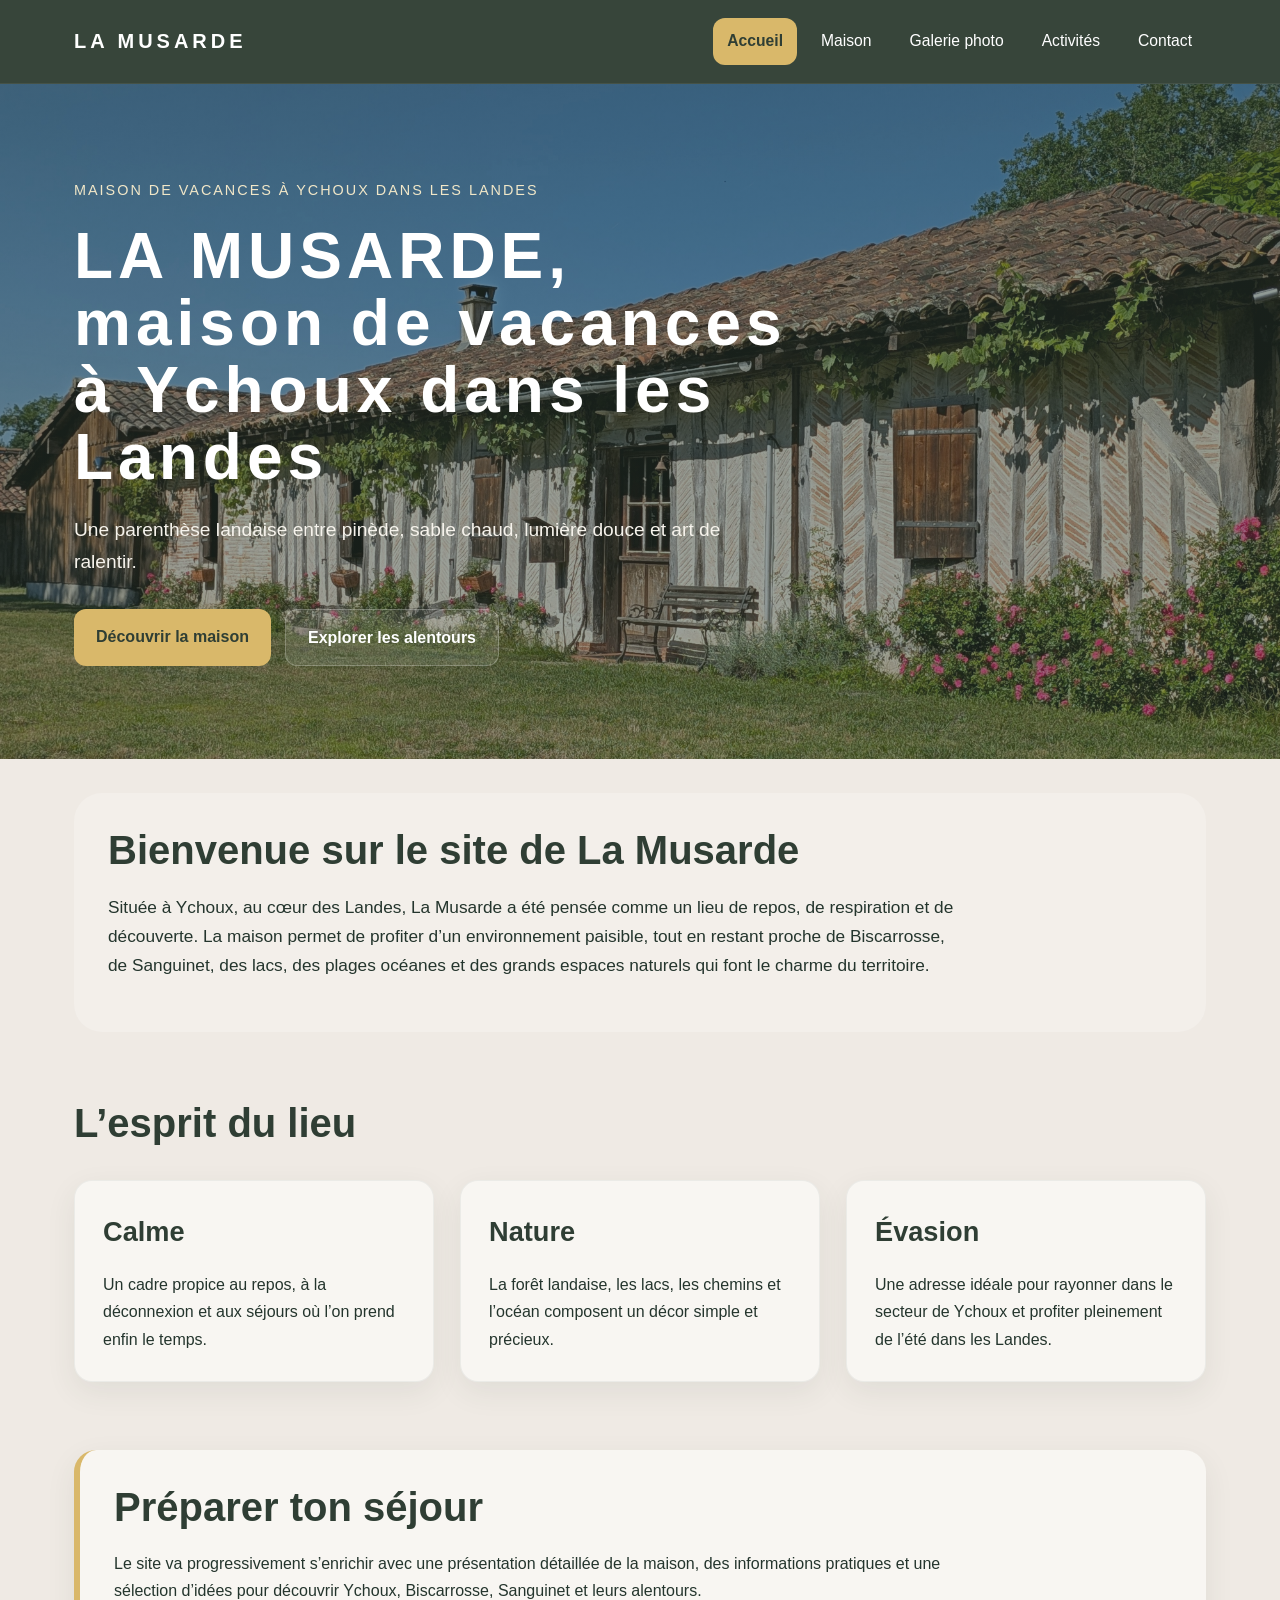
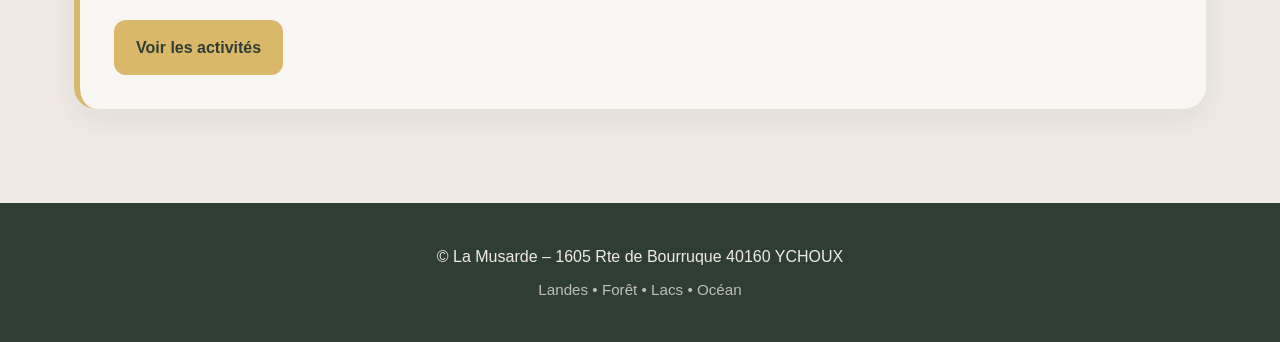
<file: index.html>
<!DOCTYPE html>
<html lang="fr">
<head>
  <meta charset="UTF-8" />
  <meta name="viewport" content="width=device-width, initial-scale=1.0" />
  <meta name="google-site-verification" content="YE-Ae-dtbmnDOSL5_DMv0566C3kaePmrJ1dEbobLubU" />
  <title>La Musarde | Location maison de vacances à Ychoux dans les Landes</title>
  <meta name="description" content="La Musarde, location de maison pour les vacances à Ychoux dans les Landes, proche de Biscarrosse, Sanguinet, des lacs et de l’océan. Un séjour entre nature, calme et découvertes." />
  <link rel="canonical" href="https://musarde-ychoux.github.io/" />
  <link rel="stylesheet" href="style.css" />
</head>
<body>

  <div class="topbar">
    <div class="topbar-inner">
      <a href="index.html" class="logo">LA MUSARDE</a>
      <nav>
        <a href="index.html" class="active">Accueil</a>
        <a href="maison.html">Maison</a>
        <a href="galerie.html">Galerie photo</a>
        <a href="activites.html">Activités</a>
        <a href="contact.html">Contact</a>
      </nav>
    </div>
  </div>

  <header class="hero">
    <div class="hero-inner">
      <div class="hero-content">
        <span class="hero-kicker">Maison de vacances à Ychoux dans les Landes</span>
        <h1>LA MUSARDE, maison de vacances à Ychoux dans les Landes</h1>
        <p>
          Une parenthèse landaise entre pinède, sable chaud, lumière douce et art de ralentir.
        </p>
        <div class="hero-actions">
          <a class="button button-primary" href="maison.html">Découvrir la maison</a>
          <a class="button button-secondary" href="activites.html">Explorer les alentours</a>
        </div>
      </div>
    </div>
  </header>

  <main>
    <section>
      <div class="section-soft">
        <h2>Bienvenue sur le site de La Musarde</h2>
        <p class="intro">
          Située à Ychoux, au cœur des Landes, La Musarde a été pensée comme un lieu de repos,
          de respiration et de découverte. La maison permet de profiter d’un environnement paisible,
           tout en restant proche de Biscarrosse, de Sanguinet, des lacs, des plages océanes et des grands espaces naturels
          qui font le charme du territoire.
        </p>
      </div>
    </section>

    <section>
      <h2>L’esprit du lieu</h2>
      <div class="card-grid">
        <div class="card">
          <h3>Calme</h3>
          <p>
            Un cadre propice au repos, à la déconnexion et aux séjours où l’on prend enfin le temps.
          </p>
        </div>

        <div class="card">
          <h3>Nature</h3>
          <p>
            La forêt landaise, les lacs, les chemins et l’océan composent un décor simple et précieux.
          </p>
        </div>

        <div class="card">
          <h3>Évasion</h3>
          <p>
            Une adresse idéale pour rayonner dans le secteur de Ychoux et profiter pleinement de l’été dans les Landes.
          </p>
        </div>
      </div>
    </section>

    <section>
      <div class="cta-box">
        <h2>Préparer ton séjour</h2>
        <p>
          Le site va progressivement s’enrichir avec une présentation détaillée de la maison,
          des informations pratiques et une sélection d’idées pour découvrir Ychoux, Biscarrosse, Sanguinet et leurs alentours.
        </p>
        <a class="button button-primary" href="activites.html">Voir les activités</a>
      </div>
    </section>
  </main>

  <footer>
    <div class="footer-inner">
      <p>©  La Musarde – 1605 Rte de Bourruque 40160 YCHOUX</p>
      <p class="footer-signature">Landes • Forêt • Lacs • Océan</p>
    </div>
  </footer>

</body>
</html>
</file>
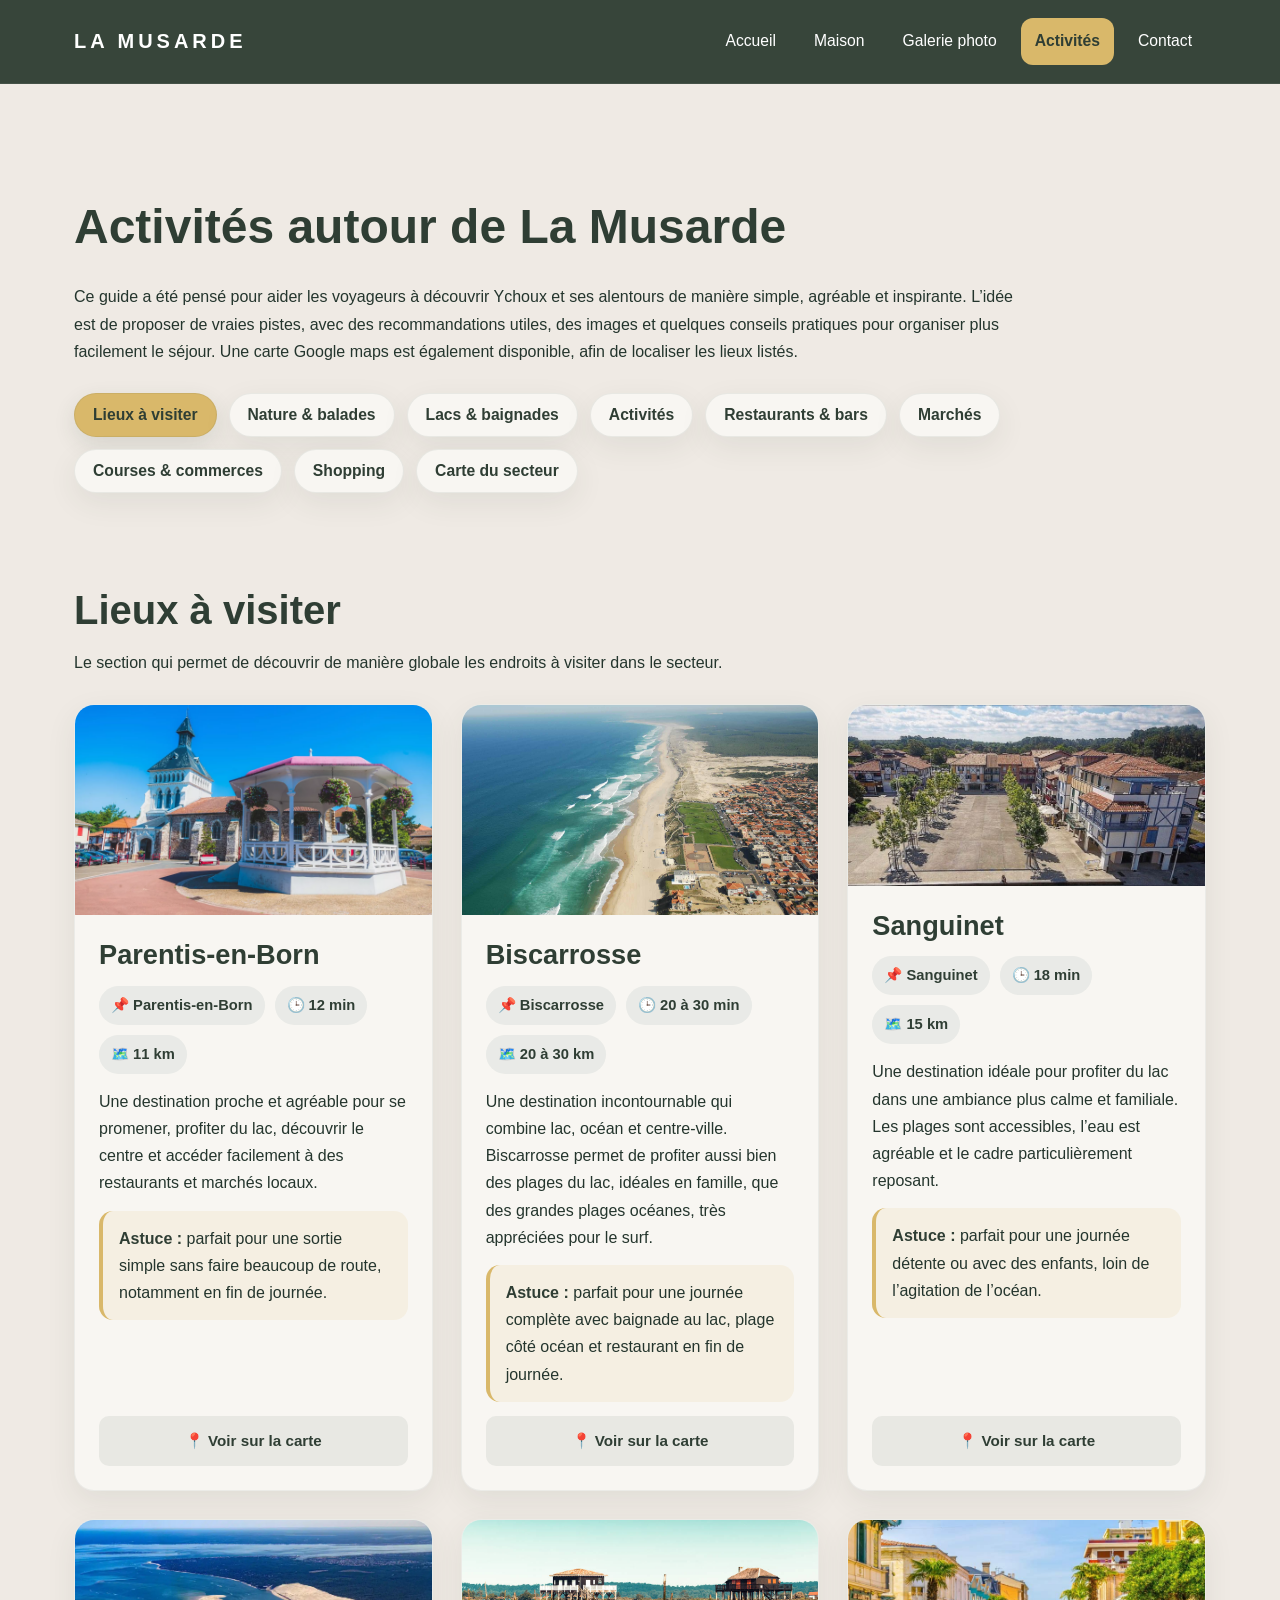
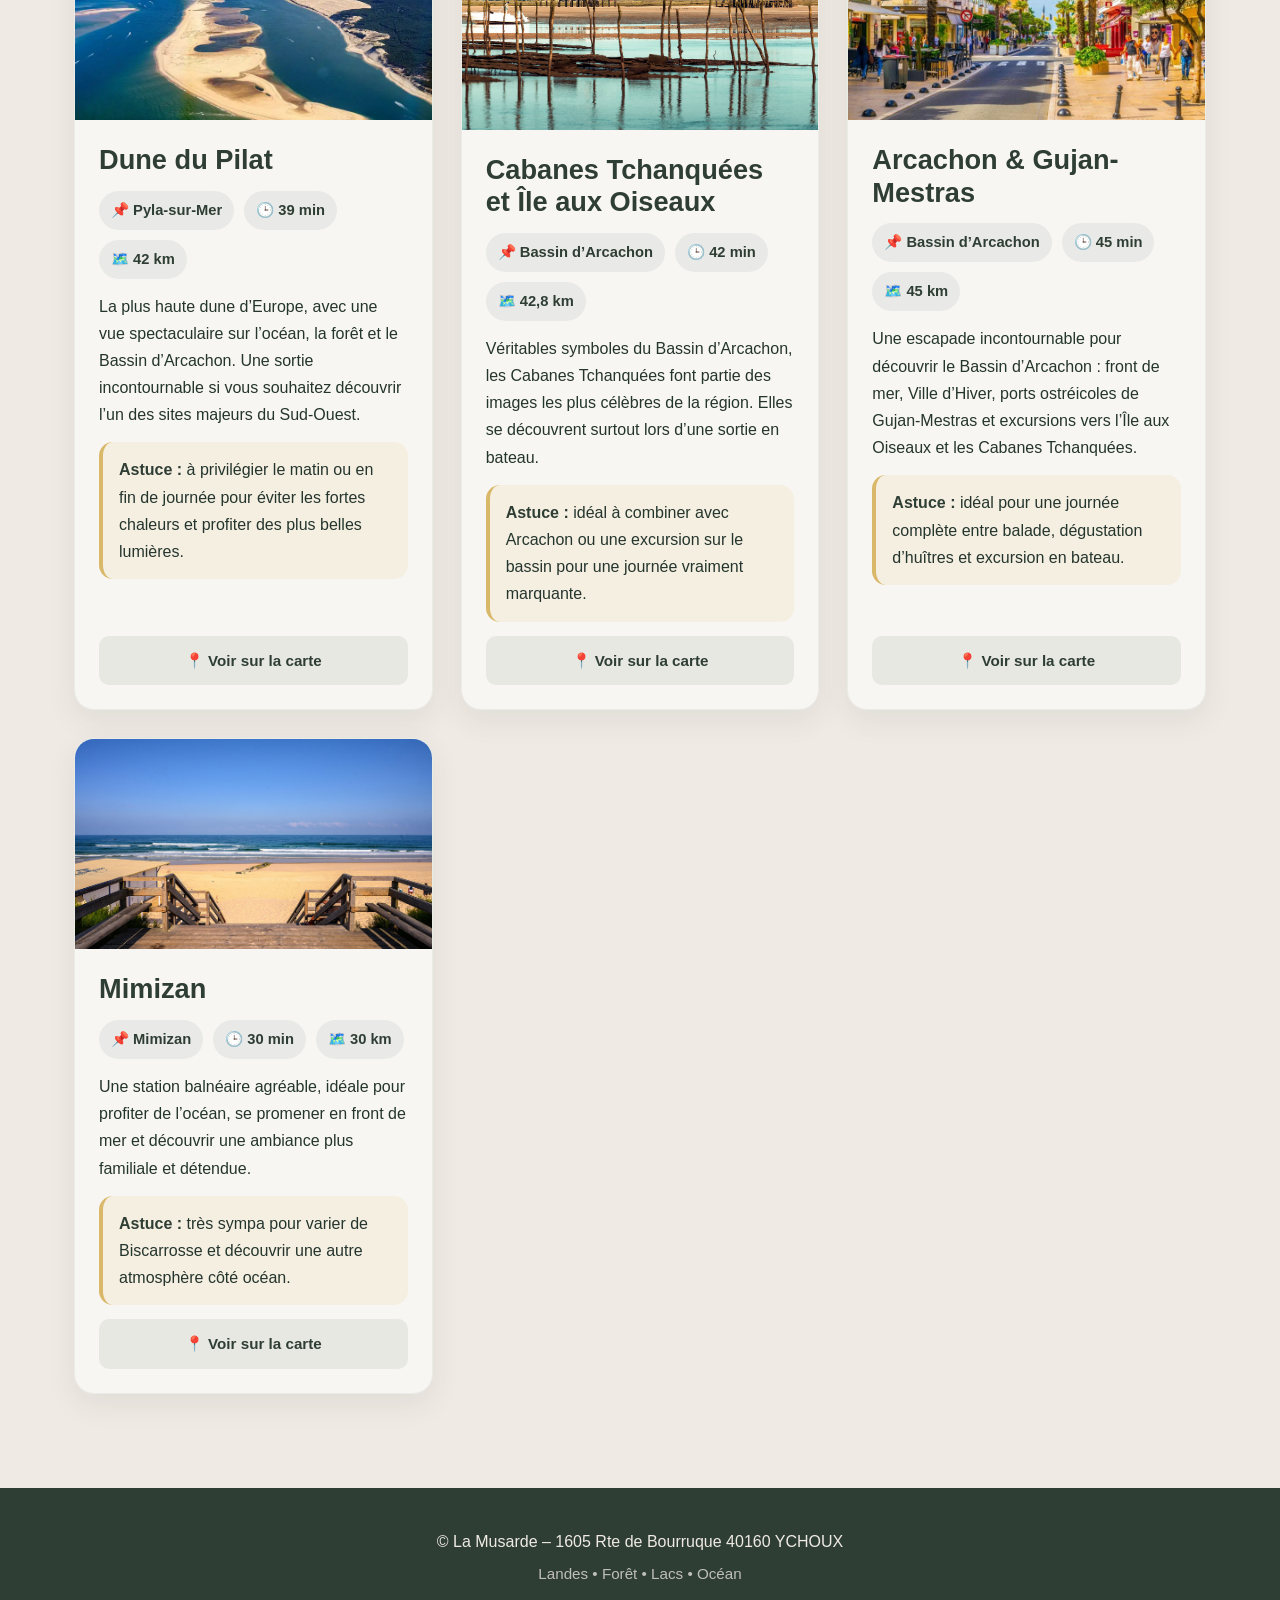
<file: activites.html>
<!DOCTYPE html>
<html lang="fr">
<head>
  <meta charset="UTF-8" />
  <meta name="viewport" content="width=device-width, initial-scale=1.0" />
  <title>Activités | La Musarde</title>
  <link rel="stylesheet" href="style.css" />

  <style>
    .activities-intro {
      max-width: 950px;
    }
  
    .filter-menu,
    .subfilter-menu {
      display: flex;
      flex-wrap: wrap;
      gap: 12px;
    }
  
    .filter-menu {
      margin-top: 28px;
      margin-bottom: 40px;
    }
  
    .subfilter-menu {
      margin: 28px 0 32px 0;
    }
  
    .filter-btn,
    .subfilter-btn {
      border: none;
      cursor: pointer;
      padding: 12px 18px;
      border-radius: 999px;
      color: var(--vert-pin);
      font-weight: 700;
      transition: 0.25s ease;
      font-family: inherit;
    }
  
    .filter-btn {
      background: var(--blanc-casse);
      border: 1px solid rgba(47, 62, 52, 0.08);
      box-shadow: var(--ombre-legere);
      font-size: 0.98rem;
    }
  
    .subfilter-btn {
      background: white;
      border: 1px solid rgba(47, 62, 52, 0.12);
      box-shadow: 0 6px 18px rgba(47, 62, 52, 0.08);
      font-size: 1rem;
    }
  
    .filter-btn:hover,
    .subfilter-btn:hover {
      background: rgba(217, 184, 106, 0.20);
      transform: translateY(-1px);
    }
  
    .filter-btn.active,
    .subfilter-btn.active {
      background: var(--soleil);
      color: var(--vert-pin);
      box-shadow: 0 8px 22px rgba(47, 62, 52, 0.12);
    }
  
    .filter-btn:focus-visible,
    .subfilter-btn:focus-visible,
    .map-button:focus-visible {
      outline: 3px solid rgba(217, 184, 106, 0.45);
      outline-offset: 3px;
    }
  
    .category-panel,
    .subfilter-panel {
      display: none;
      animation: fadeIn 0.25s ease;
    }
  
    .category-panel.active,
    .subfilter-panel.active {
      display: block;
    }
  
    .category-header {
      margin-bottom: 28px;
    }
  
    .category-header h2 {
      margin-bottom: 12px;
    }
  
    .category-header p {
      max-width: 980px;
      margin-bottom: 0;
    }
  
    .places-grid {
      display: grid;
      grid-template-columns: repeat(auto-fit, minmax(280px, 1fr));
      gap: 28px;
    }
  
    .place-card {
      background: var(--blanc-casse);
      border-radius: 20px;
      overflow: hidden;
      box-shadow: var(--ombre-legere);
      border: 1px solid rgba(47, 62, 52, 0.06);
      display: flex;
      flex-direction: column;
      transition: transform 0.25s ease, box-shadow 0.25s ease;
    }
  
    .place-card:hover {
      transform: translateY(-3px);
      box-shadow: 0 16px 34px rgba(47, 62, 52, 0.12);
    }
  
    .place-image {
      width: 100%;
      height: 210px;
      object-fit: cover;
      display: block;
      background: #d9dedb;
    }
  
    .place-content {
      padding: 24px;
      display: flex;
      flex-direction: column;
      gap: 14px;
      height: 100%;
    }
  
    .place-content h3 {
      margin: 0;
      color: var(--vert-pin);
      font-size: 1.7rem;
      line-height: 1.2;
    }
  
    .place-meta {
      display: flex;
      flex-wrap: wrap;
      gap: 10px;
    }
  
    .place-tag {
      display: inline-block;
      padding: 7px 12px;
      border-radius: 999px;
      background: rgba(122, 144, 150, 0.12);
      color: var(--vert-pin);
      font-size: 0.92rem;
      font-weight: 700;
    }
  
    .place-text {
      margin: 0;
    }
  
    .place-tip {
      margin: 0;
      padding: 14px 16px;
      border-radius: 14px;
      background: rgba(217, 184, 106, 0.12);
      border-left: 4px solid var(--soleil);
    }
  
    .place-tip strong {
      color: var(--vert-pin);
    }
  
    .section-note {
      background: rgba(255, 255, 255, 0.30);
      border-radius: 18px;
      padding: 24px;
      margin-top: 30px;
    }
  
    .section-note h3 {
      margin-top: 0;
      margin-bottom: 10px;
      color: var(--vert-pin);
      font-size: 1.4rem;
    }
  
    .map-box {
      background: var(--blanc-casse);
      border-radius: 20px;
      overflow: hidden;
      box-shadow: var(--ombre-legere);
      margin-top: 30px;
      border: 1px solid rgba(47, 62, 52, 0.06);
    }
    
    .map-box iframe {
      display: block;
      width: 100%;
      height: 500px;
      border: none;
    }
  
    .map-button {
      display: inline-block;
      margin-top: auto;
      padding: 12px 16px;
      border-radius: 10px;
      background: rgba(47, 62, 52, 0.08);
      color: var(--vert-pin);
      font-weight: 600;
      font-size: 0.95rem;
      transition: 0.25s ease;
      text-align: center;
    }
  
    .map-button:hover {
      background: var(--soleil);
      color: var(--vert-pin);
      transform: translateY(-2px);
      box-shadow: 0 6px 18px rgba(0, 0, 0, 0.12);
    }
  
    @keyframes fadeIn {
      from {
        opacity: 0;
        transform: translateY(8px);
      }
      to {
        opacity: 1;
        transform: translateY(0);
      }
    }
  
    @media (max-width: 900px) {
      .place-content h3 {
        font-size: 1.5rem;
      }
    }
  
    @media (max-width: 640px) {
      .filter-menu,
      .subfilter-menu {
        gap: 10px;
      }
  
      .filter-btn,
      .subfilter-btn {
        width: 100%;
        text-align: center;
      }
  
      .place-image {
        height: 190px;
      }
  
      .place-content {
        padding: 20px;
      }
      .map-box iframe {
        height: 380px;
      }
    }
  </style>
</head>
<body>

  <div class="topbar">
    <div class="topbar-inner">
      <a href="index.html" class="logo">LA MUSARDE</a>
      <nav>
        <a href="index.html">Accueil</a>
        <a href="maison.html">Maison</a>
        <a href="galerie.html">Galerie photo</a>
        <a href="activites.html" class="active">Activités</a>
        <a href="contact.html">Contact</a>
      </nav>
    </div>
  </div>

  <main>
    <div class="page-header">
      <h1>Activités autour de La Musarde</h1>
      <p class="activities-intro">
        Ce guide a été pensé pour aider les voyageurs à découvrir Ychoux et ses alentours de manière simple, agréable et inspirante. L’idée est de proposer de vraies pistes, avec des recommandations utiles, des images et quelques conseils pratiques pour organiser plus facilement le séjour. Une carte Google maps est également disponible, afin de localiser les lieux listés.
      </p>

      <div class="filter-menu">
        <button class="filter-btn active" data-target="visites">Lieux à visiter</button>
        <button class="filter-btn" data-target="nature">Nature & balades</button>
        <button class="filter-btn" data-target="lacs">Lacs & baignades</button>
        <button class="filter-btn" data-target="activites">Activités</button>
        <button class="filter-btn" data-target="restaurants">Restaurants & bars</button>
        <button class="filter-btn" data-target="marches">Marchés</button>
        <button class="filter-btn" data-target="courses">Courses & commerces</button>
        <button class="filter-btn" data-target="shopping">Shopping</button>
        <button class="filter-btn" data-target="carte">Carte du secteur</button>
      </div>
    </div>
   
    <section id="visites" class="category-panel active">
      <div class="category-header">
        <h2>Lieux à visiter</h2>
        <p>
          Le section qui permet de découvrir de manière globale les endroits à visiter dans le secteur.
        </p>
      </div>

      <div class="places-grid">

        <article class="place-card">
          <img class="place-image" src="images/activites/parentis.png" alt="Parentis-en-Born">
        
          <div class="place-content">
            <h3>Parentis-en-Born</h3>
        
            <div class="place-meta">
              <span class="place-tag">📌 Parentis-en-Born</span>
              <span class="place-tag">🕒 12 min</span>
              <span class="place-tag">🗺️ 11 km</span>
            </div>
        
            <p class="place-text">
              Une destination proche et agréable pour se promener, profiter du lac, découvrir le centre et accéder facilement à des restaurants et marchés locaux.
            </p>
        
            <p class="place-tip">
              <strong>Astuce :</strong> parfait pour une sortie simple sans faire beaucoup de route, notamment en fin de journée.
            </p>
        
            <a href="https://www.google.com/maps?q=Parentis-en-Born" target="_blank" rel="noopener noreferrer" class="map-button">
              📍 Voir sur la carte
            </a>
          </div>
        </article>

        <article class="place-card">
          <img class="place-image" src="images/activites/biscarrosse-plage.jpg" alt="Biscarrosse"> 
        
          <div class="place-content">
            <h3>Biscarrosse</h3>
        
            <div class="place-meta">
              <span class="place-tag">📌 Biscarrosse</span>
              <span class="place-tag">🕒 20 à 30 min</span>
              <span class="place-tag">🗺️ 20 à 30 km</span>
            </div>
        
            <p class="place-text">
              Une destination incontournable qui combine lac, océan et centre-ville. Biscarrosse permet de profiter aussi bien des plages du lac, idéales en famille, que des grandes plages océanes, très appréciées pour le surf.
            </p>
        
            <p class="place-tip">
              <strong>Astuce :</strong> parfait pour une journée complète avec baignade au lac, plage côté océan et restaurant en fin de journée.
            </p>
        
            <a href="https://www.google.com/maps?q=Biscarrosse" target="_blank" rel="noopener noreferrer" rel="noopener noreferrer" class="map-button">
              📍 Voir sur la carte
            </a>
          </div>
        </article>

        <article class="place-card">
          <img class="place-image" src="images/activites/sanguinet.jpg" alt="Sanguinet">
        
          <div class="place-content">
            <h3>Sanguinet</h3>
        
            <div class="place-meta">
              <span class="place-tag">📌 Sanguinet</span>
              <span class="place-tag">🕒 18 min</span>
              <span class="place-tag">🗺️ 15 km</span>
            </div>
        
            <p class="place-text">
              Une destination idéale pour profiter du lac dans une ambiance plus calme et familiale. Les plages sont accessibles, l’eau est agréable et le cadre particulièrement reposant.
            </p>
        
            <p class="place-tip">
              <strong>Astuce :</strong> parfait pour une journée détente ou avec des enfants, loin de l’agitation de l’océan.
            </p>
        
            <a href="https://www.google.com/maps?q=Sanguinet" target="_blank" rel="noopener noreferrer" class="map-button">
              📍 Voir sur la carte
            </a>
          </div>
        </article>
        
        <article class="place-card">
          <img class="place-image" src="images/activites/dune-du-pilat.jpg" alt="Dune du Pilat">
          <div class="place-content">
            <h3>Dune du Pilat</h3>
            <div class="place-meta">
              <span class="place-tag">📌 Pyla-sur-Mer</span>
              <span class="place-tag">🕒 39 min</span>
              <span class="place-tag">🗺️ 42 km</span>
            </div>
            <p class="place-text">
              La plus haute dune d’Europe, avec une vue spectaculaire sur l’océan, la forêt et le Bassin d’Arcachon. Une sortie incontournable si vous souhaitez découvrir l’un des sites majeurs du Sud-Ouest.
            </p>
            <p class="place-tip">
              <strong>Astuce :</strong> à privilégier le matin ou en fin de journée pour éviter les fortes chaleurs et profiter des plus belles lumières.
            </p>
            <a href="https://www.google.com/maps?q=Dune+du+Pilat" target="_blank" rel="noopener noreferrer" class="map-button">
              📍 Voir sur la carte
            </a>
          </div>
        </article>

        <article class="place-card">
          <img class="place-image" src="images/activites/les-cabanes-tchanque.jpg" alt="Cabanes Tchanquées du Bassin d’Arcachon">
          <div class="place-content">
            <h3>Cabanes Tchanquées et Île aux Oiseaux</h3>
            <div class="place-meta">
              <span class="place-tag">📌 Bassin d’Arcachon</span>
              <span class="place-tag">🕒 42 min</span>
              <span class="place-tag">🗺️ 42,8 km</span>
            </div>
            <p class="place-text">
              Véritables symboles du Bassin d’Arcachon, les Cabanes Tchanquées font partie des images les plus célèbres de la région. Elles se découvrent surtout lors d’une sortie en bateau.
            </p>
            <p class="place-tip">
              <strong>Astuce :</strong> idéal à combiner avec Arcachon ou une excursion sur le bassin pour une journée vraiment marquante.
            </p>
            <a href="https://www.google.com/maps?q=Cabanes+Tchanquees+Bassin+d+Arcachon" target="_blank" rel="noopener noreferrer" class="map-button">
              📍 Voir sur la carte
            </a>
          </div>
        </article>

        <article class="place-card">
          <img class="place-image" src="images/activites/arcachon.jpg" alt="Arcachon et Gujan-Mestras">
        
          <div class="place-content">
            <h3>Arcachon & Gujan-Mestras</h3>
        
            <div class="place-meta">
              <span class="place-tag">📌 Bassin d’Arcachon</span>
              <span class="place-tag">🕒 45 min</span>
              <span class="place-tag">🗺️ 45 km</span>
            </div>
        
            <p class="place-text">
              Une escapade incontournable pour découvrir le Bassin d’Arcachon : front de mer, Ville d’Hiver, ports ostréicoles de Gujan-Mestras et excursions vers l’Île aux Oiseaux et les Cabanes Tchanquées.
            </p>
        
            <p class="place-tip">
              <strong>Astuce :</strong> idéal pour une journée complète entre balade, dégustation d’huîtres et excursion en bateau.
            </p>
        
            <a href="https://www.google.com/maps?q=Arcachon" target="_blank" rel="noopener noreferrer" class="map-button">
              📍 Voir sur la carte
            </a>
          </div>
        </article>

        <article class="place-card">
          <img class="place-image" src="images/activites/mimizan-plage-centrale-.jpg" alt="Mimizan Plage">
        
          <div class="place-content">
            <h3>Mimizan</h3>
        
            <div class="place-meta">
              <span class="place-tag">📌 Mimizan</span>
              <span class="place-tag">🕒 30 min</span>
              <span class="place-tag">🗺️ 30 km</span>
            </div>
        
            <p class="place-text">
              Une station balnéaire agréable, idéale pour profiter de l’océan, se promener en front de mer et découvrir une ambiance plus familiale et détendue.
            </p>
        
            <p class="place-tip">
              <strong>Astuce :</strong> très sympa pour varier de Biscarrosse et découvrir une autre atmosphère côté océan.
            </p>
        
            <a href="https://www.google.com/maps?q=Mimizan+Plage" target="_blank" rel="noopener noreferrer" class="map-button">
              📍 Voir sur la carte
            </a>
          </div>
        </article>

      </div>
    </section>
    
    <section id="nature" class="category-panel">
      <div class="category-header">
        <h2>Nature & balades</h2>
        <p>
          Une sélection d’idées pour profiter de l’atmosphère landaise, prendre l’air, marcher, pédaler ou simplement ralentir dans un cadre apaisant.
        </p>
      </div>

      <div class="places-grid">
      <article class="place-card">
        <img class="place-image" src="images/activites/etang-forges.jpg" alt="Étang des Forges à Ychoux">
      
        <div class="place-content">
          
          <h3>Lac des Forges</h3>
      
          <div class="place-meta">
            <span class="place-tag">📌 Ychoux</span>
            <span class="place-tag">🕒 3 min</span>
            <span class="place-tag">🗺️ 2,6 km</span>
          </div>
      
          <p class="place-text">
            Un lieu proche et agréable pour profiter d’un moment calme entre eau et forêt. Le site se prête aussi bien à une petite balade qu’à une pause détente ou une session de pêche.
          </p>
      
          <p class="place-tip">
            <strong>Astuce :</strong> idéal pour une sortie rapide sans prendre la voiture longtemps, notamment le matin ou en fin de journée.
          </p>
      
          <a href="https://www.google.com/maps?q=Lac+des+Forges+Ychoux" target="_blank" rel="noopener noreferrer" class="map-button">
            📍 Voir sur la carte
          </a>
        </div>
      </article>
        
        <article class="place-card">
          <img class="place-image" src="images/activites/pistes-cyclables.jpg" alt="Piste cyclable Route de Bourruque à Ychoux">
          <div class="place-content">
            <h3>Piste cyclable Route de Bourruque</h3>
            <div class="place-meta">
              <span class="place-tag">📌 Ychoux</span>
              <span class="place-tag">🕒 1 min</span>
              <span class="place-tag">🗺️ 100 mètres</span>
            </div>
            <p class="place-text">
              Un départ très pratique pour partir à vélo depuis la maison et profiter de l’environnement landais dans des conditions agréables, entre pins, calme et grands espaces.
            </p>
            <p class="place-tip">
              <strong>Astuce :</strong> parfait pour une balade matinale ou une sortie en fin de journée quand la température devient plus douce.
            </p>
            <a href="https://www.google.com/maps?q=425+Route+de+Bourruque+Ychoux" target="_blank" rel="noopener noreferrer" class="map-button">
              📍 Voir sur la carte
            </a>
          </div>
        </article>

        <article class="place-card">
          <img class="place-image" src="images/activites/Marqueze.jpeg" alt="Écomusée de Marquèze">
          <div class="place-content">
            <h3>Écomusée de Marquèze</h3>
            <div class="place-meta">
              <span class="place-tag">📌 Sabres</span>
              <span class="place-tag">🕒 34 min</span>
              <span class="place-tag">🗺️ 36 km</span>
            </div>
            <p class="place-text">
              Un incontournable pour découvrir l’histoire des Landes. On y accède par un petit train, puis on profite d’un site immersif, dépaysant et très agréable à parcourir à pied.
            </p>
            <p class="place-tip">
              <strong>Astuce :</strong> excellente idée pour une demi-journée en famille ou pour alterner avec les journées plage.
            </p>
            <a href="https://www.google.com/maps?q=Ecomusee+de+Marqueze+Sabres" target="_blank" rel="noopener noreferrer" class="map-button">
              📍 Voir sur la carte
            </a>
          </div>
        </article>

        <article class="place-card">
          <img class="place-image" src="images/activites/arboretum.jpg" alt="Balades en forêt autour d’Ychoux">
          <div class="place-content">
            <h3>Balades en forêt autour d’Ychoux</h3>
            <div class="place-meta">
              <span class="place-tag">📌 Ychoux</span>
              <span class="place-tag">🕒 0 à 5 min</span>
              <span class="place-tag">🗺️ 2,3 km</span>
            </div>
            <p class="place-text">
              Ychoux est au cœur de la forêt landaise et constitue un excellent point de départ pour des promenades simples, à pied ou à vélo, dans une ambiance calme et reposante.
            </p>
            <p class="place-tip">
              <strong>Astuce :</strong> idéal pour une sortie matinale avant de partir au lac ou à l’océan.
            </p>
            <a href="https://www.google.com/maps?q=Arboretum+Ychoux" target="_blank" rel="noopener noreferrer" class="map-button">
              📍 Voir sur la carte
            </a>
          </div>
        </article>

        <article class="place-card">
          <img class="place-image" src="images/activites/reserv-ornithologique.jpg" alt="Réserve ornithologique du Teich">
          <div class="place-content">
            <h3>Réserve ornithologique du Teich</h3>
            <div class="place-meta">
              <span class="place-tag">📌 Le Teich</span>
              <span class="place-tag">🕒 40 min</span>
              <span class="place-tag">🗺️ 42,8 km</span>
            </div>
            <p class="place-text">
              Un site naturel remarquable pour observer les oiseaux et profiter d’une balade différente, très appréciée des amoureux de nature.
            </p>
            <p class="place-tip">
              <strong>Astuce :</strong> à privilégier quand on a envie d’une sortie paisible et dépaysante.
            </p>
            <a href="https://www.google.com/maps?q=Reserve+Ornithologique+du+Teich" target="_blank" rel="noopener noreferrer" class="map-button">
              📍 Voir sur la carte
            </a>
          </div>
        </article>

        <article class="place-card">
          <img class="place-image" src="images/activites/labyrinthe-gastes.png" alt="Labyrinthe de Gastes">
        
          <div class="place-content">
            <h3>Labyrinthe de Gastes</h3>
        
            <div class="place-meta">
              <span class="place-tag">📌 Gastes</span>
              <span class="place-tag">🕒 15 min</span>
              <span class="place-tag">🗺️ 13 km</span>
            </div>
        
            <p class="place-text">
              Une activité ludique en plein air, idéale pour petits et grands, avec un parcours dans un labyrinthe végétal au cœur des Landes.
            </p>
        
            <p class="place-tip">
              <strong>Astuce :</strong> parfait en fin de journée pour éviter la chaleur et profiter d’un moment convivial en famille.
            </p>
        
            <a href="https://www.google.com/maps?q=Labyrinthe+de+Gastes" target="_blank" class="map-button">
              📍 Voir sur la carte
            </a>
          </div>
        </article>

      </div>

    </section>

    <section id="lacs" class="category-panel">
      <div class="category-header">
        <h2>Lacs & baignades</h2>
        <p>
          Que ce soit pour profiter de l’océan ou d’un lac plus calme, plusieurs spots permettent de s’adapter à toutes les envies : baignade, détente, surf ou moments en famille.
        </p>
      </div>
    
      <div class="subfilter-menu">
        <button class="subfilter-btn active" data-subtarget="lacs-tous">Tous</button>
        <button class="subfilter-btn" data-subtarget="lacs-lacs">Lacs</button>
        <button class="subfilter-btn" data-subtarget="lacs-ocean">Océan</button>
      </div>
    
      <div id="lacs-tous" class="subfilter-panel active">
        <div class="places-grid">
    
          <article class="place-card">
            <img class="place-image" src="images/activites/lac-parentis.png" alt="Lac de Parentis">
            <div class="place-content">
              <h3>Lac de Parentis-en-Born</h3>
              <div class="place-meta">
                <span class="place-tag">📌 Parentis-en-Born</span>
                <span class="place-tag">🕒 8-12 min</span>
                <span class="place-tag">🗺️ 11 km</span>
              </div>
              <p class="place-text">
                Un lac très proche et facile d’accès, parfait pour une baignade rapide ou un moment de détente dans une ambiance locale.
              </p>
              <p class="place-tip">
                <strong>Astuce :</strong> idéal pour une sortie simple et calme sans affluence.
              </p>
              <a href="https://www.google.com/maps?q=Lac+de+Parentis-en-Born" target="_blank" rel="noopener noreferrer" class="map-button">
                📍 Voir sur la carte
              </a>
            </div>
          </article>
    
          <article class="place-card">
            <img class="place-image" src="images/activites/maguide.png" alt="Plage de Maguide">
            <div class="place-content">
              <h3>Plage de Maguide</h3>
              <div class="place-meta">
                <span class="place-tag">📌 Biscarrosse Lac</span>
                <span class="place-tag">🕒 32 min</span>
                <span class="place-tag">🗺️ 35 km</span>
              </div>
              <p class="place-text">
                Une plage de lac très aménagée avec sable fin, eau peu profonde et nombreuses activités. L’endroit le plus vivant du lac.
              </p>
              <p class="place-tip">
                <strong>Astuce :</strong> parfait avec enfants, mais plus fréquenté en été.
              </p>
              <a href="https://www.google.com/maps?q=Plage+de+Maguide+Biscarrosse" target="_blank" rel="noopener noreferrer" class="map-button">
                📍 Voir sur la carte
              </a>
            </div>
          </article>
    
          <article class="place-card">
            <img class="place-image" src="images/activites/plage-sanguinet.jpeg" alt="Plage de Sanguinet">
            <div class="place-content">
              <h3>Plages du lac de Sanguinet (Caton & Pavillon)</h3>
              <div class="place-meta">
                <span class="place-tag">📌 Sanguinet</span>
                <span class="place-tag">🕒 18 min</span>
                <span class="place-tag">🗺️ 15 km</span>
              </div>
              <p class="place-text">
                Des plages de lac avec eau claire et cadre naturel, offrant un excellent compromis entre calme et confort.
              </p>
              <p class="place-tip">
                <strong>Astuce :</strong> Caton est plus tranquille, Pavillon plus pratique.
              </p>
              <a href="https://www.google.com/maps?q=Plage+de+Caton+Sanguinet" target="_blank" rel="noopener noreferrer" class="map-button">
                📍 Voir sur la carte
              </a>
            </div>
          </article>
    
          <article class="place-card">
            <img class="place-image" src="images/activites/bisca-plage-centre.png" alt="Plage centrale de Biscarrosse">
            <div class="place-content">
              <h3>Plage centrale de Biscarrosse</h3>
              <div class="place-meta">
                <span class="place-tag">📌 Biscarrosse Plage</span>
                <span class="place-tag">🕒 32 min</span>
                <span class="place-tag">🗺️ 30 km</span>
              </div>
              <p class="place-text">
                La plage principale avec accès facile, commerces, restaurants et zones surveillées. Idéale pour découvrir l’océan dans de bonnes conditions.
              </p>
              <p class="place-tip">
                <strong>Astuce :</strong> parfait pour une journée complète avec toutes les commodités.
              </p>
              <a href="https://www.google.com/maps?q=Biscarrosse+Plage" target="_blank" rel="noopener noreferrer" class="map-button">
                📍 Voir sur la carte
              </a>
            </div>
          </article>
    
          <article class="place-card">
            <img class="place-image" src="images/activites/biscarrosse-plage.png" alt="Plage Nord Biscarrosse">
            <div class="place-content">
              <h3>Plage Nord de Biscarrosse</h3>
              <div class="place-meta">
                <span class="place-tag">📌 Biscarrosse Plage</span>
                <span class="place-tag">🕒 30 min</span>
                <span class="place-tag">🗺️ 30 km</span>
              </div>
              <p class="place-text">
                Une plage plus sauvage et moins fréquentée, idéale pour profiter de l’océan dans un cadre naturel.
              </p>
              <p class="place-tip">
                <strong>Astuce :</strong> parfait pour éviter la foule en haute saison.
              </p>
              <a href="https://www.google.com/maps?q=Plage+Nord+Biscarrosse" target="_blank" rel="noopener noreferrer" class="map-button">
                📍 Voir sur la carte
              </a>
            </div>
          </article>
    
          <article class="place-card">
            <img class="place-image" src="images/activites/bisca-plage-sud.jpg" alt="Plage Sud Biscarrosse">
            <div class="place-content">
              <h3>Plage Sud de Biscarrosse</h3>
              <div class="place-meta">
                <span class="place-tag">📌 Biscarrosse Plage</span>
                <span class="place-tag">🕒 30 min</span>
                <span class="place-tag">🗺️ 30 km</span>
              </div>
              <p class="place-text">
                Une plage dynamique, idéale pour le surf et les activités nautiques, avec une ambiance estivale plus animée.
              </p>
              <p class="place-tip">
                <strong>Astuce :</strong> parfait pour s’initier au surf.
              </p>
              <a href="https://www.google.com/maps?q=Plage+Sud+Biscarrosse" target="_blank" rel="noopener noreferrer" class="map-button">
                📍 Voir sur la carte
              </a>
            </div>
          </article>
    
          <article class="place-card">
            <img class="place-image" src="images/activites/mimizan-plage.jpg" alt="Plage de Mimizan">
            <div class="place-content">
              <h3>Plage de Mimizan</h3>
              <div class="place-meta">
                <span class="place-tag">📌 Mimizan</span>
                <span class="place-tag">🕒 28 min</span>
                <span class="place-tag">🗺️ 30 km</span>
              </div>
              <p class="place-text">
                Une grande plage avec promenade en front de mer, idéale pour alterner baignade, balade et restaurants.
              </p>
              <p class="place-tip">
                <strong>Astuce :</strong> très agréable en fin de journée pour le coucher de soleil.
              </p>
              <a href="https://www.google.com/maps?q=Mimizan+Plage" target="_blank" rel="noopener noreferrer" class="map-button">
                📍 Voir sur la carte
              </a>
            </div>
          </article>
    
        </div>
      </div>
    
      <div id="lacs-lacs" class="subfilter-panel">
        <div class="places-grid">
    
          <article class="place-card">
            <img class="place-image" src="images/activites/lac-parentis.png" alt="Lac de Parentis">
            <div class="place-content">
              <h3>Lac de Parentis-en-Born</h3>
              <div class="place-meta">
                <span class="place-tag">📌 Parentis-en-Born</span>
                <span class="place-tag">🕒 8-12 min</span>
                <span class="place-tag">🗺️ 11 km</span>
              </div>
              <p class="place-text">
                Un lac très proche et facile d’accès, parfait pour une baignade rapide ou un moment de détente dans une ambiance locale.
              </p>
              <p class="place-tip">
                <strong>Astuce :</strong> idéal pour une sortie simple et calme sans affluence.
              </p>
              <a href="https://www.google.com/maps?q=Lac+de+Parentis-en-Born" target="_blank" rel="noopener noreferrer" class="map-button">
                📍 Voir sur la carte
              </a>
            </div>
          </article>
    
          <article class="place-card">
            <img class="place-image" src="images/activites/maguide.png" alt="Plage de Maguide">
            <div class="place-content">
              <h3>Plage de Maguide</h3>
              <div class="place-meta">
                <span class="place-tag">📌 Biscarrosse Lac</span>
                <span class="place-tag">🕒 32 min</span>
                <span class="place-tag">🗺️ 35 km</span>
              </div>
              <p class="place-text">
                Une plage de lac très aménagée avec sable fin, eau peu profonde et nombreuses activités. L’endroit le plus vivant du lac.
              </p>
              <p class="place-tip">
                <strong>Astuce :</strong> parfait avec enfants, mais plus fréquenté en été.
              </p>
              <a href="https://www.google.com/maps?q=Plage+de+Maguide+Biscarrosse" target="_blank" rel="noopener noreferrer" class="map-button">
                📍 Voir sur la carte
              </a>
            </div>
          </article>
    
          <article class="place-card">
            <img class="place-image" src="images/activites/plage-sanguinet.jpeg" alt="Plage de Sanguinet">
            <div class="place-content">
              <h3>Plages du lac de Sanguinet (Caton & Pavillon)</h3>
              <div class="place-meta">
                <span class="place-tag">📌 Sanguinet</span>
                <span class="place-tag">🕒 18 min</span>
                <span class="place-tag">🗺️ 15 km</span>
              </div>
              <p class="place-text">
                Des plages de lac avec eau claire et cadre naturel, offrant un excellent compromis entre calme et confort.
              </p>
              <p class="place-tip">
                <strong>Astuce :</strong> Caton est plus tranquille, Pavillon plus pratique.
              </p>
              <a href="https://www.google.com/maps?q=Plage+de+Caton+Sanguinet" target="_blank" rel="noopener noreferrer" class="map-button">
                📍 Voir sur la carte
              </a>
            </div>
          </article>
    
        </div>
      </div>
    
      <div id="lacs-ocean" class="subfilter-panel">
        <div class="places-grid">
    
          <article class="place-card">
            <img class="place-image" src="images/activites/bisca-plage-centre.png" alt="Plage centrale de Biscarrosse">
            <div class="place-content">
              <h3>Plage centrale de Biscarrosse</h3>
              <div class="place-meta">
                <span class="place-tag">📌 Biscarrosse Plage</span>
                <span class="place-tag">🕒 32 min</span>
                <span class="place-tag">🗺️ 30 km</span>
              </div>
              <p class="place-text">
                La plage principale avec accès facile, commerces, restaurants et zones surveillées. Idéale pour découvrir l’océan dans de bonnes conditions.
              </p>
              <p class="place-tip">
                <strong>Astuce :</strong> parfait pour une journée complète avec toutes les commodités.
              </p>
              <a href="https://www.google.com/maps?q=Biscarrosse+Plage" target="_blank" rel="noopener noreferrer" class="map-button">
                📍 Voir sur la carte
              </a>
            </div>
          </article>
    
          <article class="place-card">
            <img class="place-image" src="images/activites/biscarrosse-plage.png" alt="Plage Nord Biscarrosse">
            <div class="place-content">
              <h3>Plage Nord de Biscarrosse</h3>
              <div class="place-meta">
                <span class="place-tag">📌 Biscarrosse Plage</span>
                <span class="place-tag">🕒 30 min</span>
                <span class="place-tag">🗺️ 30 km</span>
              </div>
              <p class="place-text">
                Une plage plus sauvage et moins fréquentée, idéale pour profiter de l’océan dans un cadre naturel.
              </p>
              <p class="place-tip">
                <strong>Astuce :</strong> parfait pour éviter la foule en haute saison.
              </p>
              <a href="https://www.google.com/maps?q=Plage+Nord+Biscarrosse" target="_blank" rel="noopener noreferrer" class="map-button">
                📍 Voir sur la carte
              </a>
            </div>
          </article>
    
          <article class="place-card">
            <img class="place-image" src="images/activites/bisca-plage-sud.jpg" alt="Plage Sud Biscarrosse">
            <div class="place-content">
              <h3>Plage Sud de Biscarrosse</h3>
              <div class="place-meta">
                <span class="place-tag">📌 Biscarrosse Plage</span>
                <span class="place-tag">🕒 30 min</span>
                <span class="place-tag">🗺️ 30 km</span>
              </div>
              <p class="place-text">
                Une plage dynamique, idéale pour le surf et les activités nautiques, avec une ambiance estivale plus animée.
              </p>
              <p class="place-tip">
                <strong>Astuce :</strong> parfait pour s’initier au surf.
              </p>
              <a href="https://www.google.com/maps?q=Plage+Sud+Biscarrosse" target="_blank" rel="noopener noreferrer" class="map-button">
                📍 Voir sur la carte
              </a>
            </div>
          </article>
    
          <article class="place-card">
            <img class="place-image" src="images/activites/mimizan-plage.jpg" alt="Plage de Mimizan">
            <div class="place-content">
              <h3>Plage de Mimizan</h3>
              <div class="place-meta">
                <span class="place-tag">📌 Mimizan</span>
                <span class="place-tag">🕒 28 min</span>
                <span class="place-tag">🗺️ 30 km</span>
              </div>
              <p class="place-text">
                Une grande plage avec promenade en front de mer, idéale pour alterner baignade, balade et restaurants.
              </p>
              <p class="place-tip">
                <strong>Astuce :</strong> très agréable en fin de journée pour le coucher de soleil.
              </p>
              <a href="https://www.google.com/maps?q=Mimizan+Plage" target="_blank" rel="noopener noreferrer" class="map-button">
                📍 Voir sur la carte
              </a>
            </div>
          </article>
    
        </div>
      </div>
    </section>
    
    <section id="activites" class="category-panel">
      <div class="category-header">
        <h2>Activités</h2>
        <p>
          Pour profiter pleinement du séjour, plusieurs activités sont accessibles à proximité, que ce soit pour les amateurs de sport, les familles ou simplement pour s’amuser en plein air.
        </p>
      </div>
    
      <div class="places-grid">
    
        <!-- Skatepark & Pumptrack -->
        <article class="place-card">
          <img class="place-image" src="images/activites/skatepark.jpg" alt="Skatepark et Pumptrack d’Ychoux">
    
          <div class="place-content">
            <h3>Skatepark & Pumptrack d’Ychoux</h3>
    
            <div class="place-meta">
              <span class="place-tag">📌 Ychoux</span>
              <span class="place-tag">🕒 4 min</span>
              <span class="place-tag">🗺️ 2,5 km</span>
            </div>
    
            <p class="place-text">
              Un espace ludique et accessible pour pratiquer skate, trottinette, BMX ou rollers. Le pumptrack et le skatepark sont situés au même endroit, parfaits pour une sortie rapide et sportive.
            </p>
    
            <p class="place-tip">
              <strong>Astuce :</strong> idéal pour les enfants et adolescents, ou pour une activité rapide en fin de journée.
            </p>
    
            <a href="https://www.google.com/maps?q=Pumptrack+Ychoux" target="_blank" rel="noopener noreferrer" class="map-button">
              📍 Voir sur la carte
            </a>
          </div>
        </article>
    
        <!-- Leyre -->
        <article class="place-card">
          <img class="place-image" src="images/activites/leyre.jpg" alt="Descente de la Leyre">
        
          <div class="place-content">
            <h3>Descente de la Leyre en canoë</h3>
        
            <div class="place-meta">
              <span class="place-tag">📌 Moustey / Pissos</span>
              <span class="place-tag">🕒 10 à 15 min</span>
              <span class="place-tag">🗺️ 10 à 15 km</span>
            </div>
        
            <p class="place-text">
              Une activité incontournable pour découvrir les Landes autrement, en descendant une rivière calme et ombragée au cœur de la forêt.
            </p>
        
            <p class="place-tip">
              <strong>Astuce :</strong> idéal en été pour rester au frais et profiter d’un moment nature.
            </p>
        
            <a href="https://www.google.com/maps?q=Canoe+Leyre+Moustey" target="_blank" rel="noopener noreferrer" class="map-button">
              📍 Voir sur la carte
            </a>
          </div>
          </article>
    
            <!-- Accrobranche -->
              <article class="place-card">
                <img class="place-image" src="images/activites/muse-hydravion.jpg" alt="Musée de l’Hydraviation à Biscarrosse">
                <div class="place-content">
                  <h3>Musée de l’Hydraviation</h3>
                  <div class="place-meta">
                    <span class="place-tag">📌 Biscarrosse</span>
                    <span class="place-tag">🕒 24 min</span>
                    <span class="place-tag">🗺️ 21,5 km</span>
                  </div>
                  <p class="place-text">
                    Une visite originale pour découvrir l’histoire des hydravions sur l’ancienne base Latécoère, entre patrimoine local et aventure aéronautique.
                  </p>
                  <p class="place-tip">
                    <strong>Astuce :</strong> très bonne option pour varier entre nature, plage et culture.
                  </p>
                  <a href="https://www.google.com/maps?q=Musee+de+l+Hydraviation+Biscarrosse" target="_blank" rel="noopener noreferrer" class="map-button">
                    📍 Voir sur la carte
                  </a>
                </div>
              </article>
    
        <!-- Accrobranche -->
        <article class="place-card">
          <img class="place-image" src="images/activites/Biscaventure.jpg" alt="Accrobranche à Biscarrosse">
        
          <div class="place-content">
            <h3>Accrobranche</h3>
        
            <div class="place-meta">
              <span class="place-tag">📌 Biscarrosse</span>
              <span class="place-tag">🕒 25 min</span>
              <span class="place-tag">🗺️ 25 km</span>
            </div>
        
            <p class="place-text">
              Parcours dans les arbres adaptés à tous les niveaux, avec tyroliennes et ateliers ludiques en pleine forêt landaise.
            </p>
        
            <p class="place-tip">
              <strong>Astuce :</strong> parfait pour une sortie en famille ou entre amis, avec différents niveaux selon l’âge.
            </p>
        
            <a href="https://www.google.com/maps?q=Accrobranche+Biscarrosse" target="_blank" rel="noopener noreferrer" class="map-button">
              📍 Voir sur la carte
            </a>
          </div>
        </article>
    
        <!-- Karting -->
        <article class="place-card">
          <img class="place-image" src="images/activites/karting.jpg" alt="Karting à Biscarrosse">
        
          <div class="place-content">
            <h3>Karting</h3>
        
            <div class="place-meta">
              <span class="place-tag">📌 Biscarrosse</span>
              <span class="place-tag">🕒 20 min</span>
              <span class="place-tag">🗺️ 20 km</span>
            </div>
        
            <p class="place-text">
              Circuit de karting accessible aux adultes et aux enfants, idéal pour une activité dynamique et ludique pendant le séjour.
            </p>
        
            <p class="place-tip">
              <strong>Astuce :</strong> parfait par temps nuageux ou pour changer des activités nautiques.
            </p>
        
            <a href="https://www.google.com/maps?q=Karting+Biscarrosse" target="_blank" rel="noopener noreferrer" class="map-button">
              📍 Voir sur la carte
            </a>
          </div>
        </article>
        
        <!-- AquaPark -->
        <article class="place-card">
          <img class="place-image" src="images/activites/aquapark.jpg" alt="AquaPark de Biscarrosse">
    
          <div class="place-content">
            <h3>AquaPark de Biscarrosse</h3>
    
            <div class="place-meta">
              <span class="place-tag">📌 Biscarrosse Lac</span>
              <span class="place-tag">🕒 30 min</span>
              <span class="place-tag">🗺️ 34 km</span>
            </div>
    
            <p class="place-text">
              Un parc aquatique gonflable installé sur le lac, idéal pour s’amuser en famille ou entre amis avec parcours, sauts et glissades.
            </p>
    
            <p class="place-tip">
              <strong>Astuce :</strong> parfait pour une demi-journée dynamique, surtout avec des enfants ou ados.
            </p>
    
            <a href="https://www.google.com/maps?q=AquaPark+Biscarrosse+Port+Maguide" target="_blank" rel="noopener noreferrer" class="map-button">
              📍 Voir sur la carte
            </a>
          </div>
        </article>
    
        <!-- Minigolf -->
        <article class="place-card">
          <img class="place-image" src="images/activites/minigolf.jpg" alt="Mini-golf de Maguide à Biscarrosse">
        
          <div class="place-content">
            <h3>Mini-golf de Maguide</h3>
        
            <div class="place-meta">
              <span class="place-tag">📌 Biscarrosse Lac</span>
              <span class="place-tag">🕒 30 min</span>
              <span class="place-tag">🗺️ 34 km</span>
            </div>
        
            <p class="place-text">
              Un mini-golf agréable situé près du lac, parfait pour un moment simple et convivial, avec possibilité de se restaurer sur place.
            </p>
        
            <p class="place-tip">
              <strong>Astuce :</strong> idéal en fin de journée après la plage ou le lac.
            </p>
        
            <a href="https://www.google.com/maps?q=Mini+Golf+Maguide+Biscarrosse" target="_blank" rel="noopener noreferrer" class="map-button">
              📍 Voir sur la carte
            </a>
          </div>
        </article>
    
        <!-- Surf -->
        <article class="place-card">
          <img class="place-image" src="images/activites/surf.png" alt="Surf à Biscarrosse">
    
          <div class="place-content">
            <h3>Surf à Biscarrosse</h3>
    
            <div class="place-meta">
              <span class="place-tag">📌 Biscarrosse Plage</span>
              <span class="place-tag">🕒 30 min</span>
              <span class="place-tag">🗺️ 30 km</span>
            </div>
    
            <p class="place-text">
              Une activité emblématique de la côte landaise. Plusieurs écoles permettent de s’initier ou de progresser dans un cadre idéal.
            </p>
    
            <p class="place-tip">
              <strong>Astuce :</strong> accessible même aux débutants avec cours encadrés.
            </p>
    
            <a href="https://www.google.com/maps?q=Surf+Biscarrosse+Plage" target="_blank" rel="noopener noreferrer" class="map-button">
              📍 Voir sur la carte
            </a>
          </div>
        </article>
    
        <!-- Aqualand -->
        <article class="place-card">
          <img class="place-image" src="images/activites/aqualand.jpg" alt="Aqualand Bassin d’Arcachon">
        
          <div class="place-content">
            <h3>Aqualand</h3>
        
            <div class="place-meta">
              <span class="place-tag">📌 Gujan-Mestras</span>
              <span class="place-tag">🕒 45 min</span>
              <span class="place-tag">🗺️ 45 km</span>
            </div>
        
            <p class="place-text">
              Un grand parc aquatique avec toboggans, piscines et espaces détente, idéal pour une journée fun en famille ou entre amis.
            </p>
        
            <p class="place-tip">
              <strong>Astuce :</strong> à privilégier en semaine pour éviter l’affluence.
            </p>
        
            <a href="https://www.google.com/maps?q=Aqualand+Gujan-Mestras" target="_blank" rel="noopener noreferrer" class="map-button">
              📍 Voir sur la carte
            </a>
          </div>
        </article>
    
        <!-- Activités nautiques -->
        <article class="place-card">
          <img class="place-image" src="images/activites/sports-nautiques.jpg" alt="Activités nautiques autour des lacs">
    
          <div class="place-content">
            <h3>Activités nautiques</h3>
    
            <div class="place-meta">
              <span class="place-tag">📌 Sanguinet / Parentis / Biscarrosse</span>
              <span class="place-tag">🕒 10 à 30 min</span>
              <span class="place-tag">🗺️ 10 à 30 km</span>
            </div>
    
            <p class="place-text">
              De nombreuses activités sont proposées sur les lacs : paddle, canoë, pédalo, bouée tractée ou encore surf électrique pour une expérience originale.
            </p>
    
            <p class="place-tip">
              <strong>Astuce :</strong> idéal pour varier les plaisirs entre détente et sensations, dans un cadre plus calme que l’océan.
            </p>
    
            <a href="https://www.google.com/maps?q=Lac+de+Sanguinet" target="_blank" rel="noopener noreferrer" class="map-button">
              📍 Voir sur la carte
            </a>
          </div>
        </article>
    
      </div>
    </section>

    <section id="restaurants" class="category-panel">
      <div class="category-header">
        <h2>Restaurants & bars</h2>
        <p>
          Cette rubrique contient les adresses pour se restaurer ou simplement prendre un verre en terrasse.
        </p>
      </div>
    
      <div class="subfilter-menu">
        <button class="subfilter-btn active" data-subtarget="restaurants-tous">Tous</button>
        <button class="subfilter-btn" data-subtarget="restaurants-restaurants">Restaurants</button>
        <button class="subfilter-btn" data-subtarget="restaurants-bars">Bars</button>
      </div>
    
      <div id="restaurants-tous" class="subfilter-panel active">
        <div class="places-grid">
    
          <article class="place-card">
            <img class="place-image" src="images/activites/lou-choureut.png" alt="Restaurant Lou Choureut à Ychoux">
            <div class="place-content">
              <h3>Lou Choureut - Chez Hélène</h3>
              <div class="place-meta">
                <span class="place-tag">📌 Ychoux</span>
                <span class="place-tag">🕒 3 min</span>
                <span class="place-tag">🗺️ 3 km</span>
              </div>
              <p class="place-text">
                Restaurant convivial au cœur d’Ychoux, offrant un service souriant et attentif. On y savoure une cuisine simple, généreuse et pleine de goût, portée par une carte sans prétention mais parfaitement maîtrisée, mettant à l’honneur des produits locaux.
              </p>
              <p class="place-tip">
                <strong>Astuce :</strong> situé à seulement 1,9 km, parfait pour une sortie simple quand on n’a pas envie de cuisiner. Pensez à réserver.
              </p>
              <a href="https://www.google.com/maps?q=Lou+Choureut+Ychoux" target="_blank" rel="noopener noreferrer" class="map-button">
                📍 Voir sur la carte
              </a>
            </div>
          </article>

          <article class="place-card">
            <img class="place-image" src="images/activites/auberge-landaise.jpg" alt="Auberge Landaise à Lüe">
          
            <div class="place-content">
              <h3>Auberge Landaise</h3>
          
              <div class="place-meta">
                <span class="place-tag">📌 Lüe</span>
                <span class="place-tag">🕒 10 min</span>
                <span class="place-tag">🗺️ 11 km</span>
              </div>
          
              <p class="place-text">
                Une adresse traditionnelle et chaleureuse, idéale pour découvrir une cuisine landaise généreuse dans une ambiance conviviale et authentique.
              </p>
          
              <p class="place-tip">
                <strong>Astuce :</strong> parfait pour découvrir les spécialités locales dans un cadre typique des Landes.
              </p>
          
              <a href="https://www.google.com/maps?q=Auberge+Landaise+Lue" target="_blank" rel="noopener noreferrer" class="map-button">
                📍 Voir sur la carte
              </a>
            </div>
          </article>
          
          <article class="place-card">
            <img class="place-image" src="images/activites/pickles.jpg" alt="Pickles à Biscarrosse">
          
            <div class="place-content">
              <h3>Pickles</h3>
          
              <div class="place-meta">
                <span class="place-tag">📌 Biscarrosse</span>
                <span class="place-tag">🕒 20 min</span>
                <span class="place-tag">🗺️ 20 km</span>
              </div>
          
              <p class="place-text">
                Une adresse moderne et conviviale appréciée pour son ambiance détendue, ses planches, burgers et cocktails dans un esprit vacances.
              </p>
          
              <p class="place-tip">
                <strong>Astuce :</strong> idéal pour une soirée entre amis ou un dîner plus décontracté après la plage.
              </p>
          
              <a href="https://www.google.com/maps?q=Pickles+Biscarrosse" target="_blank" rel="noopener noreferrer" class="map-button">
                📍 Voir sur la carte
              </a>
            </div>
          </article>
    
          <article class="place-card">
            <img class="place-image" src="images/activites/halles-pop-parentis.png" alt="Halles Pop à Parentis-en-Born">
            <div class="place-content">
              <h3>Halles Pop’</h3>
              <div class="place-meta">
                <span class="place-tag">📌 Parentis-en-Born</span>
                <span class="place-tag">🕒 12 min</span>
                <span class="place-tag">🗺️ 12 km</span>
              </div>
              <p class="place-text">
                Une adresse vivante et décontractée à Parentis-en-Born, idéale pour partager un moment convivial autour de tapas, de plats à partager ou d’un verre entre amis ou en famille.
              </p>
              <p class="place-tip">
                <strong>Astuce :</strong> parfait pour une soirée plus animée, dans une ambiance vacances simple et chaleureuse.
              </p>
              <a href="https://www.google.com/maps?q=Halles+Pop+Parentis-en-Born" target="_blank" rel="noopener noreferrer" class="map-button">
                📍 Voir sur la carte
              </a>
            </div>
          </article>
    
          <article class="place-card">
            <img class="place-image" src="images/activites/camette.jpg" alt="Chez Camette">
            <div class="place-content">
              <h3>Chez Camette</h3>
              <div class="place-meta">
                <span class="place-tag">📌 Biscarrosse ville</span>
                <span class="place-tag">🕒 22 min</span>
                <span class="place-tag">🗺️ 20 km</span>
              </div>
              <p class="place-text">
                Restaurant local convivial proposant une cuisine simple et généreuse dans une ambiance authentique.
              </p>
              <p class="place-tip">
                <strong>Astuce :</strong> parfait après une journée d’activités.
              </p>
              <a href="https://www.google.com/maps?q=Chez+Camette+Biscarrosse" target="_blank" rel="noopener noreferrer" class="map-button">
                📍 Voir sur la carte
              </a>
            </div>
          </article>
    
          <article class="place-card">
            <img class="place-image" src="images/activites/coorniche.jpg" alt="La Co(o)rniche au Pyla">
            <div class="place-content">
              <h3>La Co(o)rniche</h3>
              <div class="place-meta">
                <span class="place-tag">📌 Pyla-sur-Mer</span>
                <span class="place-tag">🕒 42 min</span>
                <span class="place-tag">🗺️ 41 km</span>
              </div>
              <p class="place-text">
                Une adresse emblématique pour profiter d’un cadre exceptionnel face à l’océan, à la dune du Pilat et au Banc d’Arguin. Idéal pour un verre, un déjeuner ou un dîner avec une très belle vue.
              </p>
              <p class="place-tip">
                <strong>Astuce :</strong> à réserver rapidement, endroit très populaire.
              </p>
              <a href="https://www.google.com/maps?q=La+Coorniche+Pyla-sur-Mer" target="_blank" rel="noopener noreferrer" class="map-button">
                📍 Voir sur la carte
              </a>
            </div>
          </article>
    
          <article class="place-card">
            <img class="place-image" src="images/activites/epicurien.jpg" alt="L'Épicurien à Biscarrosse">
            <div class="place-content">
              <h3>L’Épicurien</h3>
              <div class="place-meta">
                <span class="place-tag">📌 Biscarrosse ville</span>
                <span class="place-tag">🕒 20 min</span>
                <span class="place-tag">🗺️ 20 km</span>
              </div>
              <p class="place-text">
                Une adresse reconnue pour une cuisine raffinée et travaillée, avec des produits de qualité et une présentation soignée.
              </p>
              <p class="place-tip">
                <strong>Astuce :</strong> idéal pour un dîner plus posé ou une occasion particulière.
              </p>
              <a href="https://www.google.com/maps?q=Restaurant+L+Epicurien+Biscarrosse" target="_blank" rel="noopener noreferrer" class="map-button">
                📍 Voir sur la carte
              </a>
            </div>
          </article>
    
          <article class="place-card">
            <img class="place-image" src="images/activites/cabane-du-bourg.jpg" alt="La Cabane du Bourg à Biscarrosse">
            <div class="place-content">
              <h3>La Cabane du Bourg</h3>
              <div class="place-meta">
                <span class="place-tag">📌 Biscarrosse ville</span>
                <span class="place-tag">🕒 20 min</span>
                <span class="place-tag">🗺️ 20 km</span>
              </div>
              <p class="place-text">
                Bar à huîtres convivial pour déguster des produits frais dans une ambiance simple et authentique.
              </p>
              <p class="place-tip">
                <strong>Astuce :</strong> parfait pour un apéritif ou un moment typique du Sud-Ouest.
              </p>
              <a href="https://www.google.com/maps?q=La+Cabane+du+Bourg+Biscarrosse" target="_blank" rel="noopener noreferrer" class="map-button">
                📍 Voir sur la carte
              </a>
            </div>
          </article>
    
          <article class="place-card">
            <img class="place-image" src="images/activites/La-Petite-Playa.jpg" alt="La Paillote et La Petite Playa à Cazaux">
            <div class="place-content">
              <h3>La Paillote & La Petite Playa</h3>
              <div class="place-meta">
                <span class="place-tag">📌 Cazaux (lac)</span>
                <span class="place-tag">🕒 30 min</span>
                <span class="place-tag">🗺️ 28 km</span>
              </div>
              <p class="place-text">
                Deux adresses en bord de lac avec une ambiance estivale, parfaites pour déjeuner, boire un verre ou profiter d’un moment au soleil.
              </p>
              <p class="place-tip">
                <strong>Astuce :</strong> idéal après une baignade ou en fin de journée pour profiter du cadre.
              </p>
              <a href="https://www.google.com/maps?q=La+Paillote+Cazaux" target="_blank" rel="noopener noreferrer" class="map-button">
                📍 Voir sur la carte
              </a>
            </div>
          </article>
    
          <article class="place-card">
            <img class="place-image" src="images/activites/lannexe.jpg" alt="L’Annexe à Biscarrosse Plage">
            <div class="place-content">
              <h3>L’Annexe</h3>
              <div class="place-meta">
                <span class="place-tag">📌 Biscarrosse Plage</span>
                <span class="place-tag">🕒 30 min</span>
                <span class="place-tag">🗺️ 30 km</span>
              </div>
              <p class="place-text">
                Une adresse moderne et conviviale, idéale pour un repas simple dans une ambiance détendue après la plage.
              </p>
              <p class="place-tip">
                <strong>Astuce :</strong> parfait pour un dîner sans prise de tête en bord de mer.
              </p>
              <a href="https://www.google.com/maps?q=L+Annexe+Biscarrosse+Plage" target="_blank" rel="noopener noreferrer" class="map-button">
                📍 Voir sur la carte
              </a>
            </div>
          </article>
    
          <article class="place-card">
            <img class="place-image" src="images/activites/surfpalace.jpg" alt="Surf Palace à Biscarrosse Plage">
            <div class="place-content">
              <h3>Surf Palace</h3>
              <div class="place-meta">
                <span class="place-tag">📌 Biscarrosse Plage</span>
                <span class="place-tag">🕒 30 min</span>
                <span class="place-tag">🗺️ 30 km</span>
              </div>
              <p class="place-text">
                Restaurant à l’ambiance surf, parfait pour manger dans un cadre décontracté typique des vacances à l’océan.
              </p>
              <p class="place-tip">
                <strong>Astuce :</strong> idéal après une session plage ou surf.
              </p>
              <a href="https://www.google.com/maps?q=Surf+Palace+Biscarrosse+Plage" target="_blank" rel="noopener noreferrer" class="map-button">
                📍 Voir sur la carte
              </a>
            </div>
          </article>
    
          <article class="place-card">
            <img class="place-image" src="images/activites/orestoshow.jpg" alt="Ô Resto Show à Navarrosse">
            <div class="place-content">
              <h3>Ô Resto Show</h3>
              <div class="place-meta">
                <span class="place-tag">📌 Navarrosse (lac)</span>
                <span class="place-tag">🕒 25 min</span>
                <span class="place-tag">🗺️ 22 km</span>
              </div>
              <p class="place-text">
                Restaurant en bord de lac, apprécié pour son cadre agréable et son ambiance conviviale, idéal après une journée baignade.
              </p>
              <p class="place-tip">
                <strong>Astuce :</strong> parfait pour prolonger la journée au lac sans changer de cadre.
              </p>
              <a href="https://www.google.com/maps?q=O+Resto+Show+Navarrosse" target="_blank" rel="noopener noreferrer" class="map-button">
                📍 Voir sur la carte
              </a>
            </div>
          </article>
    
          <article class="place-card">
            <img class="place-image" src="images/activites/a-noste.jpg" alt="A Noste à Mimizan">
            <div class="place-content">
              <h3>A Noste</h3>
              <div class="place-meta">
                <span class="place-tag">📌 Mimizan</span>
                <span class="place-tag">🕒 30 min</span>
                <span class="place-tag">🗺️ 30 km</span>
              </div>
              <p class="place-text">
                Une belle adresse à Mimizan avec une cuisine moderne et un cadre agréable, parfaite pour varier des sorties côté Biscarrosse.
              </p>
              <p class="place-tip">
                <strong>Astuce :</strong> idéal à combiner avec une journée plage ou une balade en front de mer.
              </p>
              <a href="https://www.google.com/maps?q=A+Noste+Mimizan" target="_blank" rel="noopener noreferrer" class="map-button">
                📍 Voir sur la carte
              </a>
            </div>
          </article>
    
          <article class="place-card">
            <img class="place-image" src="images/activites/lagang.jpg" alt="Brasserie La Gang à Biscarrosse">
            <div class="place-content">
              <h3>Brasserie La Gang</h3>
              <div class="place-meta">
                <span class="place-tag">📌 Biscarrosse</span>
                <span class="place-tag">🕒 20 min</span>
                <span class="place-tag">🗺️ 20 km</span>
              </div>
              <p class="place-text">
                Micro-brasserie locale proposant des bières artisanales, avec une approche simple et authentique.
              </p>
              <p class="place-tip">
                <strong>Astuce :</strong> parfait pour découvrir une production locale plus confidentielle.
              </p>
              <a href="https://www.google.com/maps?q=Brasserie+La+Gang+Biscarrosse" target="_blank" rel="noopener noreferrer" class="map-button">
                📍 Voir sur la carte
              </a>
            </div>
          </article>
    
        </div>
      </div>
    
      <div id="restaurants-restaurants" class="subfilter-panel">
        <div class="places-grid">
    
          <article class="place-card">
            <img class="place-image" src="images/activites/lou-choureut.png" alt="Restaurant Lou Choureut à Ychoux">
            <div class="place-content">
              <h3>Lou Choureut - Chez Hélène</h3>
              <div class="place-meta">
                <span class="place-tag">📌 Ychoux</span>
                <span class="place-tag">🕒 3 min</span>
                <span class="place-tag">🗺️ 3 km</span>
              </div>
              <p class="place-text">
                Restaurant convivial au cœur d’Ychoux, offrant un service souriant et attentif. On y savoure une cuisine simple, généreuse et pleine de goût, portée par une carte sans prétention mais parfaitement maîtrisée, mettant à l’honneur des produits locaux.
              </p>
              <p class="place-tip">
                <strong>Astuce :</strong> situé à seulement 1,9 km. Parfait si l’on ne souhaite pas faire à manger (pensez à réserver)
              </p>
              <a href="https://www.google.com/maps?q=Lou+Choureut+Ychoux" target="_blank" rel="noopener noreferrer" class="map-button">
                📍 Voir sur la carte
              </a>
            </div>
          </article>

          <article class="place-card">
            <img class="place-image" src="images/activites/auberge-landaise.jpg" alt="Auberge Landaise à Lüe">
          
            <div class="place-content">
              <h3>Auberge Landaise</h3>
          
              <div class="place-meta">
                <span class="place-tag">📌 Lüe</span>
                <span class="place-tag">🕒 10 min</span>
                <span class="place-tag">🗺️ 11 km</span>
              </div>
          
              <p class="place-text">
                Une adresse traditionnelle et chaleureuse, idéale pour découvrir une cuisine landaise généreuse dans une ambiance conviviale et authentique.
              </p>
          
              <p class="place-tip">
                <strong>Astuce :</strong> parfait pour découvrir les spécialités locales dans un cadre typique des Landes.
              </p>
          
              <a href="https://www.google.com/maps?q=Auberge+Landaise+Lue" target="_blank" rel="noopener noreferrer" class="map-button">
                📍 Voir sur la carte
              </a>
            </div>
          </article>

          <article class="place-card">
            <img class="place-image" src="images/activites/pickles.jpg" alt="Pickles à Biscarrosse">
          
            <div class="place-content">
              <h3>Pickles</h3>
          
              <div class="place-meta">
                <span class="place-tag">📌 Biscarrosse</span>
                <span class="place-tag">🕒 20 min</span>
                <span class="place-tag">🗺️ 20 km</span>
              </div>
          
              <p class="place-text">
                Une adresse moderne et conviviale appréciée pour son ambiance détendue, ses planches, burgers et cocktails dans un esprit vacances.
              </p>
          
              <p class="place-tip">
                <strong>Astuce :</strong> idéal pour une soirée entre amis ou un dîner plus décontracté après la plage.
              </p>
          
              <a href="https://www.google.com/maps?q=Pickles+Biscarrosse" target="_blank" rel="noopener noreferrer" class="map-button">
                📍 Voir sur la carte
              </a>
            </div>
          </article>
    
          <article class="place-card">
            <img class="place-image" src="images/activites/camette.jpg" alt="Chez Camette">
            <div class="place-content">
              <h3>Chez Camette</h3>
              <div class="place-meta">
                <span class="place-tag">📌 Biscarrosse ville</span>
                <span class="place-tag">🕒 22 min</span>
                <span class="place-tag">🗺️ 20 km</span>
              </div>
              <p class="place-text">
                Restaurant local convivial proposant une cuisine simple et généreuse dans une ambiance authentique.
              </p>
              <p class="place-tip">
                <strong>Astuce :</strong> parfait après une journée d’activités.
              </p>
              <a href="https://www.google.com/maps?q=Chez+Camette+Biscarrosse" target="_blank" rel="noopener noreferrer" class="map-button">
                📍 Voir sur la carte
              </a>
            </div>
          </article>
    
          <article class="place-card">
            <img class="place-image" src="images/activites/coorniche.jpg" alt="La Co(o)rniche au Pyla">
            <div class="place-content">
              <h3>La Co(o)rniche</h3>
              <div class="place-meta">
                <span class="place-tag">📌 Pyla-sur-Mer</span>
                <span class="place-tag">🕒 42 min</span>
                <span class="place-tag">🗺️ 41 km</span>
              </div>
              <p class="place-text">
                Une adresse emblématique pour profiter d’un cadre exceptionnel face à l’océan, à la dune du Pilat et au Banc d’Arguin. Idéal pour un verre, un déjeuner ou un dîner avec une très belle vue.
              </p>
              <p class="place-tip">
                <strong>Astuce :</strong> A réserver rapidement, endroit très populaire.
              </p>
              <a href="https://www.google.com/maps?q=La+Coorniche+Pyla-sur-Mer" target="_blank" rel="noopener noreferrer" class="map-button">
                📍 Voir sur la carte
              </a>
            </div>
          </article>
    
          <article class="place-card">
            <img class="place-image" src="images/activites/epicurien.jpg" alt="L'Épicurien à Biscarrosse">
            <div class="place-content">
              <h3>L’Épicurien</h3>
              <div class="place-meta">
                <span class="place-tag">📌 Biscarrosse ville</span>
                <span class="place-tag">🕒 20 min</span>
                <span class="place-tag">🗺️ 20 km</span>
              </div>
              <p class="place-text">
                Une adresse reconnue pour une cuisine raffinée et travaillée, avec des produits de qualité et une présentation soignée.
              </p>
              <p class="place-tip">
                <strong>Astuce :</strong> idéal pour un dîner plus posé ou une occasion particulière.
              </p>
              <a href="https://www.google.com/maps?q=Restaurant+L+Epicurien+Biscarrosse" target="_blank" rel="noopener noreferrer" class="map-button">
                📍 Voir sur la carte
              </a>
            </div>
          </article>
    
          <article class="place-card">
            <img class="place-image" src="images/activites/La-Petite-Playa.jpg" alt="La Paillote et La Petite Playa à Cazaux">
            <div class="place-content">
              <h3>La Paillote & La Petite Playa</h3>
              <div class="place-meta">
                <span class="place-tag">📌 Cazaux (lac)</span>
                <span class="place-tag">🕒 30 min</span>
                <span class="place-tag">🗺️ 28 km</span>
              </div>
              <p class="place-text">
                Deux adresses en bord de lac avec une ambiance estivale, parfaites pour déjeuner, boire un verre ou profiter d’un moment au soleil.
              </p>
              <p class="place-tip">
                <strong>Astuce :</strong> idéal après une baignade ou en fin de journée pour profiter du cadre.
              </p>
              <a href="https://www.google.com/maps?q=La+Paillote+Cazaux" target="_blank" rel="noopener noreferrer" class="map-button">
                📍 Voir sur la carte
              </a>
            </div>
          </article>
    
          <article class="place-card">
            <img class="place-image" src="images/activites/lannexe.jpg" alt="L’Annexe à Biscarrosse Plage">
            <div class="place-content">
              <h3>L’Annexe</h3>
              <div class="place-meta">
                <span class="place-tag">📌 Biscarrosse Plage</span>
                <span class="place-tag">🕒 30 min</span>
                <span class="place-tag">🗺️ 30 km</span>
              </div>
              <p class="place-text">
                Une adresse moderne et conviviale, idéale pour un repas simple dans une ambiance détendue après la plage.
              </p>
              <p class="place-tip">
                <strong>Astuce :</strong> parfait pour un dîner sans prise de tête en bord de mer.
              </p>
              <a href="https://www.google.com/maps?q=L+Annexe+Biscarrosse+Plage" target="_blank" rel="noopener noreferrer" class="map-button">
                📍 Voir sur la carte
              </a>
            </div>
          </article>
    
          <article class="place-card">
            <img class="place-image" src="images/activites/surfpalace.jpg" alt="Surf Palace à Biscarrosse Plage">
            <div class="place-content">
              <h3>Surf Palace</h3>
              <div class="place-meta">
                <span class="place-tag">📌 Biscarrosse Plage</span>
                <span class="place-tag">🕒 30 min</span>
                <span class="place-tag">🗺️ 30 km</span>
              </div>
              <p class="place-text">
                Restaurant à l’ambiance surf, parfait pour manger dans un cadre décontracté typique des vacances à l’océan.
              </p>
              <p class="place-tip">
                <strong>Astuce :</strong> idéal après une session plage ou surf.
              </p>
              <a href="https://www.google.com/maps?q=Surf+Palace+Biscarrosse+Plage" target="_blank" rel="noopener noreferrer" class="map-button">
                📍 Voir sur la carte
              </a>
            </div>
          </article>
    
          <article class="place-card">
            <img class="place-image" src="images/activites/orestoshow.jpg" alt="Ô Resto Show à Navarrosse">
            <div class="place-content">
              <h3>Ô Resto Show</h3>
              <div class="place-meta">
                <span class="place-tag">📌 Navarrosse (lac)</span>
                <span class="place-tag">🕒 25 min</span>
                <span class="place-tag">🗺️ 22 km</span>
              </div>
              <p class="place-text">
                Restaurant en bord de lac, apprécié pour son cadre agréable et son ambiance conviviale, idéal après une journée baignade.
              </p>
              <p class="place-tip">
                <strong>Astuce :</strong> parfait pour prolonger la journée au lac sans changer de cadre.
              </p>
              <a href="https://www.google.com/maps?q=O+Resto+Show+Navarrosse" target="_blank" rel="noopener noreferrer" class="map-button">
                📍 Voir sur la carte
              </a>
            </div>
          </article>
    
          <article class="place-card">
            <img class="place-image" src="images/activites/a-noste.jpg" alt="A Noste à Mimizan">
            <div class="place-content">
              <h3>A Noste</h3>
              <div class="place-meta">
                <span class="place-tag">📌 Mimizan</span>
                <span class="place-tag">🕒 30 min</span>
                <span class="place-tag">🗺️ 30 km</span>
              </div>
              <p class="place-text">
                Une belle adresse à Mimizan avec une cuisine moderne et un cadre agréable, parfaite pour varier des sorties côté Biscarrosse.
              </p>
              <p class="place-tip">
                <strong>Astuce :</strong> idéal à combiner avec une journée plage ou une balade en front de mer.
              </p>
              <a href="https://www.google.com/maps?q=A+Noste+Mimizan" target="_blank" rel="noopener noreferrer" class="map-button">
                📍 Voir sur la carte
              </a>
            </div>
          </article>
    
        </div>
      </div>
    
      <div id="restaurants-bars" class="subfilter-panel">
        <div class="places-grid">
    
          <article class="place-card">
            <img class="place-image" src="images/activites/halles-pop-parentis.png" alt="Halles Pop à Parentis-en-Born">
            <div class="place-content">
              <h3>Halles Pop’</h3>
              <div class="place-meta">
                <span class="place-tag">📌 Parentis-en-Born</span>
                <span class="place-tag">🕒 12 min</span>
                <span class="place-tag">🗺️ 12 km</span>
              </div>
              <p class="place-text">
                Une adresse vivante et décontractée à Parentis-en-Born, idéale pour partager un moment convivial autour de tapas, de plats à partager ou d’un verre entre amis ou en famille.
              </p>
              <p class="place-tip">
                <strong>Astuce :</strong> parfait pour une soirée plus animée, dans une ambiance vacances simple et chaleureuse.
              </p>
              <a href="https://www.google.com/maps?q=Halles+Pop+Parentis-en-Born" target="_blank" rel="noopener noreferrer" class="map-button">
                📍 Voir sur la carte
              </a>
            </div>
          </article>
    
          <article class="place-card">
            <img class="place-image" src="images/activites/cabane-du-bourg.jpg" alt="La Cabane du Bourg à Biscarrosse">
            <div class="place-content">
              <h3>La Cabane du Bourg</h3>
              <div class="place-meta">
                <span class="place-tag">📌 Biscarrosse ville</span>
                <span class="place-tag">🕒 20 min</span>
                <span class="place-tag">🗺️ 20 km</span>
              </div>
              <p class="place-text">
                Bar à huîtres convivial pour déguster des produits frais dans une ambiance simple et authentique.
              </p>
              <p class="place-tip">
                <strong>Astuce :</strong> parfait pour un apéritif ou un moment typique du Sud-Ouest.
              </p>
              <a href="https://www.google.com/maps?q=La+Cabane+du+Bourg+Biscarrosse" target="_blank" rel="noopener noreferrer" class="map-button">
                📍 Voir sur la carte
              </a>
            </div>
          </article>
    
          <article class="place-card">
            <img class="place-image" src="images/activites/lagang.jpg" alt="Brasserie La Gang à Biscarrosse">
            <div class="place-content">
              <h3>Brasserie La Gang</h3>
              <div class="place-meta">
                <span class="place-tag">📌 Biscarrosse</span>
                <span class="place-tag">🕒 20 min</span>
                <span class="place-tag">🗺️ 20 km</span>
              </div>
              <p class="place-text">
                Micro-brasserie locale proposant des bières artisanales, avec une approche simple et authentique.
              </p>
              <p class="place-tip">
                <strong>Astuce :</strong> parfait pour découvrir une production locale plus confidentielle.
              </p>
              <a href="https://www.google.com/maps?q=Brasserie+La+Gang+Biscarrosse" target="_blank" rel="noopener noreferrer" class="map-button">
                📍 Voir sur la carte
              </a>
            </div>
          </article>
    
        </div>
      </div>
    </section>
    
    <section id="marches" class="category-panel">
      <div class="category-header">
        <h2>Marchés</h2>
        <p>
          Pour découvrir les produits locaux, profiter de l’ambiance estivale et flâner dans les villages voisins, les marchés sont une très belle façon de vivre le territoire pendant le séjour.
        </p>
      </div>
    
      <div class="subfilter-menu">
        <button class="subfilter-btn active" data-subtarget="marches-tous">Tous</button>
        <button class="subfilter-btn" data-subtarget="marches-matin">Marchés du matin</button>
        <button class="subfilter-btn" data-subtarget="marches-nocturnes">Marchés nocturnes</button>
      </div>
    
      <div id="marches-tous" class="subfilter-panel active">
        <div class="places-grid">
          <article class="place-card">
            <img class="place-image" src="images/activites/marche-ychoux.jpg" alt="Marché d’Ychoux">
            <div class="place-content">
              <h3>Marché d’Ychoux</h3>
              <div class="place-meta">
                <span class="place-tag">📌 Ychoux</span>
                <span class="place-tag">🕒 3 min</span>
                <span class="place-tag">🗺️ 2,4 km</span>
              </div>
              <p class="place-text">
                Mercredi matin (toute l'année) : Un petit marché pratique et agréable pour compléter ses courses de vacances, acheter quelques produits frais et profiter d’une ambiance locale simple.
              </p>
              <p class="place-tip">
                <strong>Astuce :</strong> idéal pour un début de séjour ou pour préparer un déjeuner léger à la maison.
              </p>
              <a href="https://www.google.com/maps?q=Rue+Felix+Arnaudin+Ychoux" target="_blank" rel="noopener noreferrer" class="map-button">
                📍 Voir sur la carte
              </a>
            </div>
          </article>
    
          <article class="place-card">
            <img class="place-image" src="images/activites/marche-parentis.jpg" alt="Marché de Parentis-en-Born">
            <div class="place-content">
              <h3>Marché de Parentis-en-Born</h3>
              <div class="place-meta">
                <span class="place-tag">📌 Parentis-en-Born</span>
                <span class="place-tag">🕒 11 min</span>
                <span class="place-tag">🗺️ 11,3 km</span>
              </div>
              <p class="place-text">
                Jeudi et dimanche matin (toute l'année) : Un marché plus développé, agréable pour flâner, faire quelques achats de produits locaux et prolonger la sortie dans le centre de Parentis.
              </p>
              <p class="place-tip">
                <strong>Astuce :</strong> très bien pour ramener de quoi préparer un apéritif ou un dîner aux saveurs landaises.
              </p>
              <a href="https://www.google.com/maps?q=Place+du+General+de+Gaulle+Parentis-en-Born" target="_blank" rel="noopener noreferrer" class="map-button">
                📍 Voir sur la carte
              </a>
            </div>
          </article>
    
          <article class="place-card">
            <img class="place-image" src="images/activites/marche-biscarosse-ville.png" alt="Marché de Biscarrosse-Ville">
            <div class="place-content">
              <h3>Marché de Biscarrosse-Ville</h3>
              <div class="place-meta">
                <span class="place-tag">📌 Biscarrosse-Ville</span>
                <span class="place-tag">🕒 21 min</span>
                <span class="place-tag">🗺️ 20 km</span>
              </div>
              <p class="place-text">
                Vendredi et dimanche matin (toute l'année) : Un marché vivant et généreux, idéal pour découvrir les produits locaux, les spécialités landaises et l’ambiance typique du secteur.
              </p>
              <p class="place-tip">
                <strong>Astuce :</strong> parfait pour flâner le matin avant de poursuivre vers le lac ou l’océan.
              </p>
              <a href="https://www.google.com/maps?q=Place+du+Marche+Biscarrosse" target="_blank" rel="noopener noreferrer" class="map-button">
                📍 Voir sur la carte
              </a>
            </div>
          </article>
    
          <article class="place-card">
            <img class="place-image" src="images/activites/marche-bisca-plage.jpg" alt="Marché de Biscarrosse-Plage">
            <div class="place-content">
              <h3>Marché de Biscarrosse-Plage</h3>
              <div class="place-meta">
                <span class="place-tag">📌 Biscarrosse-Plage</span>
                <span class="place-tag">🕒 35 min</span>
                <span class="place-tag">🗺️ 30 km</span>
              </div>
              <p class="place-text">
                Samedi matin toute l’année, et tous les matins sauf le jeudi en été : un marché très agréable en bord de station balnéaire, parfait pour mêler ambiance vacances, produits frais et promenade côté océan.
              </p>
              <p class="place-tip">
                <strong>Astuce :</strong> une très bonne idée avant une journée plage.
              </p>
              <a href="https://www.google.com/maps?q=Place+Dufau+Biscarrosse+Plage" target="_blank" rel="noopener noreferrer" class="map-button">
                📍 Voir sur la carte
              </a>
            </div>
          </article>
    
          <article class="place-card">
            <img class="place-image" src="images/activites/marche-sanguinet.png" alt="Marché de Sanguinet">
            <div class="place-content">
              <h3>Marché de Sanguinet</h3>
              <div class="place-meta">
                <span class="place-tag">📌 Sanguinet</span>
                <span class="place-tag">🕒 16 min</span>
                <span class="place-tag">🗺️ 18 km</span>
              </div>
              <p class="place-text">
                Samedi matin toute l’année, avec un marché supplémentaire le mercredi matin en été : un rendez-vous agréable et facile d’accès, parfait pour compléter ses courses de vacances tout en profitant de l’ambiance conviviale de Sanguinet.
              </p>
              <p class="place-tip">
                <strong>Astuce :</strong> très sympa à combiner avec une sortie au lac.
              </p>
              <a href="https://www.google.com/maps?q=Place+du+Marche+Sanguinet" target="_blank" rel="noopener noreferrer" class="map-button">
                📍 Voir sur la carte
              </a>
            </div>
          </article>
    
          <article class="place-card">
            <img class="place-image" src="images/activites/marche-parentis-soir.jpg" alt="Marché nocturne de Parentis-en-Born">
            <div class="place-content">
              <h3>Marché nocturne de Parentis-en-Born</h3>
              <div class="place-meta">
                <span class="place-tag">📌 Parentis-en-Born</span>
                <span class="place-tag">🕒 11 min</span>
                <span class="place-tag">🗺️ 11,3 km</span>
              </div>
              <p class="place-text">
                Mardi soir en été : Un rendez-vous estival agréable pour profiter du centre-ville autrement, entre balade, achats et ambiance de vacances.
              </p>
              <p class="place-tip">
                <strong>Astuce :</strong> parfait pour une sortie simple en soirée sans trop s’éloigner de la maison.
              </p>
              <a href="https://www.google.com/maps?q=Place+du+General+de+Gaulle+Parentis-en-Born" target="_blank" rel="noopener noreferrer" class="map-button">
                📍 Voir sur la carte
              </a>
            </div>
          </article>
    
          <article class="place-card">
            <img class="place-image" src="images/activites/marche-biscarosse-plage.png" alt="Marché nocturne de Biscarrosse-Plage">
            <div class="place-content">
              <h3>Marché nocturne de Biscarrosse-Plage</h3>
              <div class="place-meta">
                <span class="place-tag">📌 Biscarrosse-Plage</span>
                <span class="place-tag">🕒 35 min</span>
                <span class="place-tag">🗺️ 30 km</span>
              </div>
              <p class="place-text">
                Tous les soirs en été : très apprécié en saison, ce marché du soir apporte une vraie ambiance vacances après la plage, avec ses stands variés et sa promenade animée.
              </p>
              <p class="place-tip">
                <strong>Astuce :</strong> idéal pour finir la journée par une balade et une glace face à l’océan.
              </p>
              <a href="https://www.google.com/maps?q=Place+Dufau+Biscarrosse+Plage" target="_blank" rel="noopener noreferrer" class="map-button">
                📍 Voir sur la carte
              </a>
            </div>
          </article>
    
          <article class="place-card">
            <img class="place-image" src="images/activites/marche-sanguinet-soir.jpg" alt="Marché nocturne de Sanguinet">
            <div class="place-content">
              <h3>Marché nocturne de Sanguinet</h3>
              <div class="place-meta">
                <span class="place-tag">📌 Sanguinet</span>
                <span class="place-tag">🕒 16 min</span>
                <span class="place-tag">🗺️ 18 km</span>
              </div>
              <p class="place-text">
                Mercredi & Samedi soir en été : Une sortie estivale très agréable, entre artisanat, flânerie et ambiance de vacances au cœur du bourg.
              </p>
              <p class="place-tip">
                <strong>Astuce :</strong> parfait pour une soirée détendue après une journée au lac.
              </p>
              <a href="https://www.google.com/maps?q=Place+du+Marche+Sanguinet" target="_blank" rel="noopener noreferrer" class="map-button">
                📍 Voir sur la carte
              </a>
            </div>
          </article>
        </div>
      </div>
    
      <div id="marches-matin" class="subfilter-panel">
        <div class="places-grid">
          <article class="place-card">
            <img class="place-image" src="images/activites/marche-ychoux.jpg" alt="Marché d’Ychoux">
            <div class="place-content">
              <h3>Marché d’Ychoux</h3>
              <div class="place-meta">
                <span class="place-tag">📌 Ychoux</span>
                <span class="place-tag">🕒 3 min</span>
                <span class="place-tag">🗺️ 2,4 km</span>
              </div>
              <p class="place-text">
                Mercredi matin (toute l'année) : Un petit marché pratique et agréable pour compléter ses courses de vacances, acheter quelques produits frais et profiter d’une ambiance locale simple.
              </p>
              <p class="place-tip">
                <strong>Astuce :</strong> idéal pour un début de séjour ou pour préparer un déjeuner léger à la maison.
              </p>
              <a href="https://www.google.com/maps?q=Rue+Felix+Arnaudin+Ychoux" target="_blank" rel="noopener noreferrer" rel="noopener noreferrer" class="map-button">
                📍 Voir sur la carte
              </a>
            </div>
          </article>
    
          <article class="place-card">
            <img class="place-image" src="images/activites/marche-parentis.jpg" alt="Marché de Parentis-en-Born">
            <div class="place-content">
              <h3>Marché de Parentis-en-Born</h3>
              <div class="place-meta">
                <span class="place-tag">📌 Parentis-en-Born</span>
                <span class="place-tag">🕒 11 min</span>
                <span class="place-tag">🗺️ 11,3 km</span>
              </div>
              <p class="place-text">
                Jeudi et dimanche matin (toute l'année) : Un marché plus développé, agréable pour flâner, faire quelques achats de produits locaux et prolonger la sortie dans le centre de Parentis.
              </p>
              <p class="place-tip">
                <strong>Astuce :</strong> très bien pour ramener de quoi préparer un apéritif ou un dîner aux saveurs landaises.
              </p>
              <a href="https://www.google.com/maps?q=Place+du+General+de+Gaulle+Parentis-en-Born" target="_blank" rel="noopener noreferrer" class="map-button">
                📍 Voir sur la carte
              </a>
            </div>
          </article>
    
          <article class="place-card">
            <img class="place-image" src="images/activites/marche-biscarosse-ville.png" alt="Marché de Biscarrosse-Ville">
            <div class="place-content">
              <h3>Marché de Biscarrosse-Ville</h3>
              <div class="place-meta">
                <span class="place-tag">📌 Biscarrosse-Ville</span>
                <span class="place-tag">🕒 21 min</span>
                <span class="place-tag">🗺️ 20 km</span>
              </div>
              <p class="place-text">
                Vendredi et samedi matin (toute l'année) : Un marché vivant et généreux, idéal pour découvrir les produits locaux, les spécialités landaises et l’ambiance typique du secteur.
              </p>
              <p class="place-tip">
                <strong>Astuce :</strong> parfait pour flâner le matin avant de poursuivre vers le lac ou l’océan.
              </p>
              <a href="https://www.google.com/maps?q=Place+du+Marche+Biscarrosse" target="_blank" rel="noopener noreferrer" class="map-button">
                📍 Voir sur la carte
              </a>
            </div>
          </article>
    
          <article class="place-card">
            <img class="place-image" src="images/activites/marche-bisca-plage.jpg" alt="Marché de Biscarrosse-Plage">
            <div class="place-content">
              <h3>Marché de Biscarrosse-Plage</h3>
              <div class="place-meta">
                <span class="place-tag">📌 Biscarrosse-Plage</span>
                <span class="place-tag">🕒 35 min</span>
                <span class="place-tag">🗺️ 30 km</span>
              </div>
              <p class="place-text">
                Samedi matin toute l'année & tous les matins sauf jeudi l'été : Un marché très agréable en bord de station balnéaire, parfait pour mêler ambiance vacances, produits frais et promenade côté océan.
              </p>
              <p class="place-tip">
                <strong>Astuce :</strong> une très bonne idée avant une journée plage.
              </p>
              <a href="https://www.google.com/maps?q=Place+Dufau+Biscarrosse+Plage" target="_blank" rel="noopener noreferrer" class="map-button">
                📍 Voir sur la carte
              </a>
            </div>
          </article>
    
          <article class="place-card">
            <img class="place-image" src="images/activites/marche-sanguinet.png" alt="Marché de Sanguinet">
            <div class="place-content">
              <h3>Marché de Sanguinet</h3>
              <div class="place-meta">
                <span class="place-tag">📌 Sanguinet</span>
                <span class="place-tag">🕒 16 min</span>
                <span class="place-tag">🗺️ 18 km</span>
              </div>
              <p class="place-text">
                Samedi matin toute l'année & mercredi matin en plus l'été : Un marché agréable et facile d’accès, parfait pour compléter ses courses de vacances tout en découvrant l’ambiance conviviale de Sanguinet.
              </p>
              <p class="place-tip">
                <strong>Astuce :</strong> très sympa à combiner avec une sortie au lac.
              </p>
              <a href="https://www.google.com/maps?q=Place+du+Marche+Sanguinet" target="_blank" rel="noopener noreferrer" class="map-button">
                📍 Voir sur la carte
              </a>
            </div>
          </article>
        </div>
      </div>
    
      <div id="marches-nocturnes" class="subfilter-panel">
        <div class="section-note">
          <h3>Marchés nocturnes</h3>
          <p>
            En été, plusieurs stations voisines proposent aussi des marchés du soir, très agréables pour se promener, boire un verre ou prolonger la journée dans une ambiance plus animée.
          </p>
        </div>
    
        <div class="places-grid" style="margin-top: 28px;">
          <article class="place-card">
            <img class="place-image" src="images/activites/marche-parentis-soir.jpg" alt="Marché nocturne de Parentis-en-Born">
            <div class="place-content">
              <h3>Marché nocturne de Parentis-en-Born</h3>
              <div class="place-meta">
                <span class="place-tag">📌 Parentis-en-Born</span>
                <span class="place-tag">🕒 11 min</span>
                <span class="place-tag">🗺️ 11,3 km</span>
              </div>
              <p class="place-text">
                Mardi soir en été : Un rendez-vous estival agréable pour profiter du centre-ville autrement, entre balade, achats et ambiance de vacances.
              </p>
              <p class="place-tip">
                <strong>Astuce :</strong> parfait pour une sortie simple en soirée sans trop s’éloigner de la maison.
              </p>
              <a href="https://www.google.com/maps?q=Place+du+General+de+Gaulle+Parentis-en-Born" target="_blank" rel="noopener noreferrer" class="map-button">
                📍 Voir sur la carte
              </a>
            </div>
          </article>
    
          <article class="place-card">
            <img class="place-image" src="images/activites/marche-biscarosse-plage.png" alt="Marché nocturne de Biscarrosse-Plage">
            <div class="place-content">
              <h3>Marché nocturne de Biscarrosse-Plage</h3>
              <div class="place-meta">
                <span class="place-tag">📌 Biscarrosse-Plage</span>
                <span class="place-tag">🕒 35 min</span>
                <span class="place-tag">🗺️ 30 km</span>
              </div>
              <p class="place-text">
                Tous les soirs l'été : Très apprécié en saison, ce marché du soir apporte une vraie ambiance vacances après la plage, avec stands variés et promenade animée.
              </p>
              <p class="place-tip">
                <strong>Astuce :</strong> idéal pour finir la journée par une balade et une glace face à l’océan.
              </p>
              <a href="https://www.google.com/maps?q=Place+Dufau+Biscarrosse+Plage" target="_blank" rel="noopener noreferrer" class="map-button">
                📍 Voir sur la carte
              </a>
            </div>
          </article>
    
          <article class="place-card">
            <img class="place-image" src="images/activites/marche-sanguinet-soir.jpg" alt="Marché nocturne de Sanguinet">
            <div class="place-content">
              <h3>Marché nocturne de Sanguinet</h3>
              <div class="place-meta">
                <span class="place-tag">📌 Sanguinet</span>
                <span class="place-tag">🕒 16 min</span>
                <span class="place-tag">🗺️ 18 km</span>
              </div>
              <p class="place-text">
                Mercredi & Samedi soir en été : Une sortie estivale très agréable, entre artisanat, flânerie et ambiance de vacances au cœur du bourg.
              </p>
              <p class="place-tip">
                <strong>Astuce :</strong> parfait pour une soirée détendue après une journée au lac.
              </p>
              <a href="https://www.google.com/maps?q=Place+du+Marche+Sanguinet" target="_blank" rel="noopener noreferrer" class="map-button">
                📍 Voir sur la carte
              </a>
            </div>
          </article>
        </div>
      </div>
    </section>
    
    <section id="courses" class="category-panel">
      <div class="category-header">
        <h2>Courses & commerces</h2>
        <p>
          Pour les achats du quotidien, quelques adresses pratiques permettent de faire les courses facilement selon le programme de la journée, l’arrivée ou le retour de plage.
        </p>
      </div>

      <div class="places-grid">
        <article class="place-card">
          <img class="place-image" src="images/activites/carrefour-express-ychoux.jpg" alt="Carrefour Express à Ychoux">
          <div class="place-content">
            <h3>Carrefour Express</h3>
            <div class="place-meta">
              <span class="place-tag">📌 Ychoux</span>
              <span class="place-tag">🕒 3 min</span>
              <span class="place-tag">🗺️ 2,4 km</span>
            </div>
            <p class="place-text">
              Très pratique pour les courses du quotidien, les achats de dernière minute ou les petites emplettes à l’arrivée.
            </p>
            <p class="place-tip">
              <strong>Astuce :</strong> parfait pour éviter un grand détour lors des premiers achats.
            </p>
            <a href="https://www.google.com/maps?q=Carrefour+Express+Ychoux" target="_blank" rel="noopener noreferrer" class="map-button">
              📍 Voir sur la carte
            </a>
          </div>
        </article>

        <article class="place-card">
          <img class="place-image" src="images/activites/counic.jpg" alt="Boulangerie Le Conic à Ychoux">
        
          <div class="place-content">
            <h3>Boulangerie Le Conic</h3>
        
            <div class="place-meta">
              <span class="place-tag">📌 Ychoux</span>
              <span class="place-tag">🕒 3 min</span>
              <span class="place-tag">🗺️ 2 km</span>
            </div>
        
            <p class="place-text">
              Boulangerie locale idéale pour le pain frais, les viennoiseries et les petits plaisirs du matin.
            </p>
        
            <p class="place-tip">
              <strong>Astuce :</strong> parfait pour démarrer la journée ou préparer un pique-nique.
            </p>
        
            <a href="https://www.google.com/maps?q=Boulangerie+Le+Conic+Ychoux" target="_blank" rel="noopener noreferrer" class="map-button">
              📍 Voir sur la carte
            </a>
          </div>
        </article>
        
        <article class="place-card">
          <img class="place-image" src="images/activites/eglise-ychoux.jpeg" alt="Commerces de proximité à Ychoux">
        
          <div class="place-content">
            <h3>Commerces de proximité</h3>
        
            <div class="place-meta">
              <span class="place-tag">📌 Ychoux</span>
              <span class="place-tag">🕒 3 à 5 min</span>
              <span class="place-tag">🗺️ 2 à 3 km</span>
            </div>
        
            <p class="place-text">
              Le village dispose des commerces essentiels du quotidien : pharmacie, boucherie, tabac, station-service, sandwicherie, restaurants et boulangeries, facilement accessibles depuis la maison.
            </p>
        
            <p class="place-tip">
              <strong>Astuce :</strong> idéal pour compléter ses courses ou gérer les petits besoins du séjour sans faire de route.
            </p>
        
            <a href="https://www.google.com/maps?q=Ychoux+centre" target="_blank" rel="noopener noreferrer" class="map-button">
              📍 Voir sur la carte
            </a>
          </div>
        </article>

        <article class="place-card">
          <img class="place-image" src="images/activites/chez-les-gascons.jpg" alt="Chez les Gascons à Liposthey">
        
          <div class="place-content">
            <h3>Chez les Gascons</h3>
        
            <div class="place-meta">
              <span class="place-tag">📌 Liposthey</span>
              <span class="place-tag">🕒 12 min</span>
              <span class="place-tag">🗺️ 12 km</span>
            </div>
        
            <p class="place-text">
              Casiers accessibles 24h/24 proposant des produits locaux gascons, fruits et légumes, œufs, viandes et spécialités du Sud-Ouest.
            </p>
        
            <p class="place-tip">
              <strong>Astuce :</strong> idéal pour ramener des produits locaux ou préparer un apéritif typique.
            </p>
        
            <a href="https://www.google.com/maps?q=Chez+les+Gascons+Liposthey" target="_blank" rel="noopener noreferrer" class="map-button">
              📍 Voir sur la carte
            </a>
          </div>
        </article>
        
        <article class="place-card">
          <img class="place-image" src="images/activites/super-u-parentis.png" alt="Super U à Parentis-en-Born">
          <div class="place-content">
            <h3>Super U</h3>
            <div class="place-meta">
              <span class="place-tag">📌 Parentis-en-Born</span>
              <span class="place-tag">🕒 11 min</span>
              <span class="place-tag">🗺️ 10,5 km</span>
            </div>
            <p class="place-text">
              Une bonne option pour faire des courses plus complètes sans aller trop loin, avec un choix pratique pour un séjour en maison.
            </p>
            <p class="place-tip">
              <strong>Astuce :</strong> idéal pour le ravitaillement principal du séjour.
            </p>
            <a href="https://www.google.com/maps?q=Super+U+Parentis-en-Born" target="_blank" rel="noopener noreferrer" class="map-button">
              📍 Voir sur la carte
            </a>
          </div>
        </article>

        <article class="place-card">
          <img class="place-image" src="images/activites/intermarche-parentis.jpg" alt="Intermarché à Parentis-en-Born">
          <div class="place-content">
            <h3>Intermarché</h3>
            <div class="place-meta">
              <span class="place-tag">📌 Parentis-en-Born</span>
              <span class="place-tag">🕒 12 min</span>
              <span class="place-tag">🗺️ 14 km</span>
            </div>
            <p class="place-text">
              Une autre alternative pratique à Parentis pour faire les courses selon les habitudes de chacun ou compléter les achats du quotidien.
            </p>
            <p class="place-tip">
              <strong>Astuce :</strong> utile selon le trajet du jour, notamment au retour du lac.
            </p>
            <a href="https://www.google.com/maps?q=Intermarche+Parentis-en-Born" target="_blank" rel="noopener noreferrer" class="map-button">
              📍 Voir sur la carte
            </a>
          </div>
        </article>

        <article class="place-card">
          <img class="place-image" src="images/activites/Leclerc-biscarosse.jpg" alt="E.Leclerc à Biscarrosse">
          <div class="place-content">
            <h3>E.Leclerc</h3>
            <div class="place-meta">
              <span class="place-tag">📌 Biscarrosse</span>
              <span class="place-tag">🕒 21 min</span>
              <span class="place-tag">🗺️ 20 km</span>
            </div>
            <p class="place-text">
              Très pratique pour des courses plus importantes, avec une offre large et de nombreux services complémentaires.
            </p>
            <p class="place-tip">
              <strong>Astuce :</strong> à combiner facilement avec une sortie à Biscarrosse-ville ou vers le lac.
            </p>
            <a href="https://www.google.com/maps?q=E.Leclerc+Biscarrosse" target="_blank" rel="noopener noreferrer" class="map-button">
              📍 Voir sur la carte
            </a>
          </div>
        </article>
      </div>
    </section>

    <section id="shopping" class="category-panel">
      <div class="category-header">
        <h2>Shopping & découvertes</h2>
        <p>
          Quelques adresses pour se faire plaisir, découvrir des créations locales ou ramener un souvenir du séjour, avec une sélection simple et authentique.
        </p>
      </div>
    
      <div class="places-grid">
    
        <!-- AC COLLECTION -->
        <article class="place-card">
          <img class="place-image" src="images/activites/ac-collection.jpg" alt="AC Collection à Biscarrosse">
    
          <div class="place-content">
            <h3>AC Collection</h3>
    
            <div class="place-meta">
              <span class="place-tag">📌 Biscarrosse</span>
              <span class="place-tag">🕒 20 min</span>
              <span class="place-tag">🗺️ 20 km</span>
            </div>
    
            <p class="place-text">
              Boutique de vêtements et bijoux proposant des pièces modernes et soigneusement sélectionnées, dans un esprit local et tendance.
            </p>
    
            <p class="place-tip">
              <strong>Astuce :</strong> parfait pour trouver une tenue ou un accessoire unique pendant le séjour.
            </p>
    
            <a href="https://www.google.com/maps?q=AC+Collection+Biscarrosse" target="_blank" rel="noopener noreferrer" class="map-button">
              📍 Voir sur la carte
            </a>
          </div>
        </article>
    
        <!-- BISCUITERIE -->
        <article class="place-card">
          <img class="place-image" src="images/activites/biscuiterie-artisanale.jpg" alt="Biscuiterie artisanale des Landes">
    
          <div class="place-content">
            <h3>Biscuiterie artisanale des Landes</h3>
    
            <div class="place-meta">
              <span class="place-tag">📌 Sainte-Eulalie-en-Born</span>
              <span class="place-tag">🕒 20 min</span>
              <span class="place-tag">🗺️ 22 km</span>
            </div>
    
            <p class="place-text">
              Une biscuiterie locale proposant des spécialités artisanales, idéales pour une pause gourmande ou un souvenir du séjour.
            </p>
    
            <p class="place-tip">
              <strong>Astuce :</strong> parfait pour accompagner un café ou offrir un souvenir gourmand.
            </p>
    
            <a href="https://www.google.com/maps?q=Biscuiterie+artisanale+des+Landes+Sainte-Eulalie-en-Born" target="_blank" rel="noopener noreferrer" class="map-button">
              📍 Voir sur la carte
            </a>
          </div>
        </article>
    
        <!-- LOU POT -->
        <article class="place-card">
          <img class="place-image" src="images/activites/lou-pot.png" alt="Lou Pot à Parentis-en-Born">
    
          <div class="place-content">
            <h3>Lou Pot</h3>
    
            <div class="place-meta">
              <span class="place-tag">📌 Parentis-en-Born</span>
              <span class="place-tag">🕒 12 min</span>
              <span class="place-tag">🗺️ 11 km</span>
            </div>
    
            <p class="place-text">
              Épicerie et cave proposant une sélection de produits locaux, vins et spécialités du Sud-Ouest dans une ambiance conviviale.
            </p>
    
            <p class="place-tip">
              <strong>Astuce :</strong> idéal pour composer un apéritif local ou découvrir des produits régionaux.
            </p>
    
            <a href="https://www.google.com/maps?q=Lou+Pot+Parentis-en-Born" target="_blank" rel="noopener noreferrer" class="map-button">
              📍 Voir sur la carte
            </a>
          </div>
        </article>
    
      </div>
    </section>

    <section id="carte" class="category-panel">
      <div class="category-header">
        <h2>Carte du secteur</h2>
      </div>
    
      <div class="map-box">
        <iframe 
          src="https://www.google.com/maps/d/u/1/embed?mid=1vsvrf6tB8nxexjyJjwGEzfI2NDLB458&ehbc=2E312F"
          loading="lazy"
          referrerpolicy="no-referrer-when-downgrade">
        </iframe>
      </div>
    </section>
  </main>

  <footer>
    <div class="footer-inner">
      <p>© La Musarde – 1605 Rte de Bourruque 40160 YCHOUX</p>
      <p class="footer-signature">Landes • Forêt • Lacs • Océan</p>
    </div>
  </footer>

  <script>
    const filterButtons = document.querySelectorAll('.filter-btn');
    const categoryPanels = document.querySelectorAll('.category-panel');
  
    function activateCategory(targetId, scrollToTop = true) {
      filterButtons.forEach((button) => {
        button.classList.toggle('active', button.dataset.target === targetId);
      });
  
      categoryPanels.forEach((panel) => {
        panel.classList.toggle('active', panel.id === targetId);
      });
  
      if (scrollToTop) {
        window.scrollTo({
          top: 0,
          behavior: 'smooth'
        });
      }
    }
  
    filterButtons.forEach((button) => {
      button.addEventListener('click', () => {
        activateCategory(button.dataset.target, true);
      });
    });
  
    const sectionsWithSubfilters = document.querySelectorAll('.category-panel');
  
    sectionsWithSubfilters.forEach((section) => {
      const subButtons = section.querySelectorAll('.subfilter-btn');
      const subPanels = section.querySelectorAll('.subfilter-panel');
  
      if (!subButtons.length || !subPanels.length) return;
  
      function activateSubfilter(targetId) {
        subButtons.forEach((button) => {
          button.classList.toggle('active', button.dataset.subtarget === targetId);
        });
  
        subPanels.forEach((panel) => {
          panel.classList.toggle('active', panel.id === targetId);
        });
      }
  
      subButtons.forEach((button) => {
        button.addEventListener('click', () => {
          activateSubfilter(button.dataset.subtarget);
        });
      });
  
      const activeSubButton = section.querySelector('.subfilter-btn.active');
      if (activeSubButton) {
        activateSubfilter(activeSubButton.dataset.subtarget);
      }
    });
  
    const initialActiveButton = document.querySelector('.filter-btn.active');
    if (initialActiveButton) {
      activateCategory(initialActiveButton.dataset.target, false);
    }
  </script>

</body>
</html>
</file>
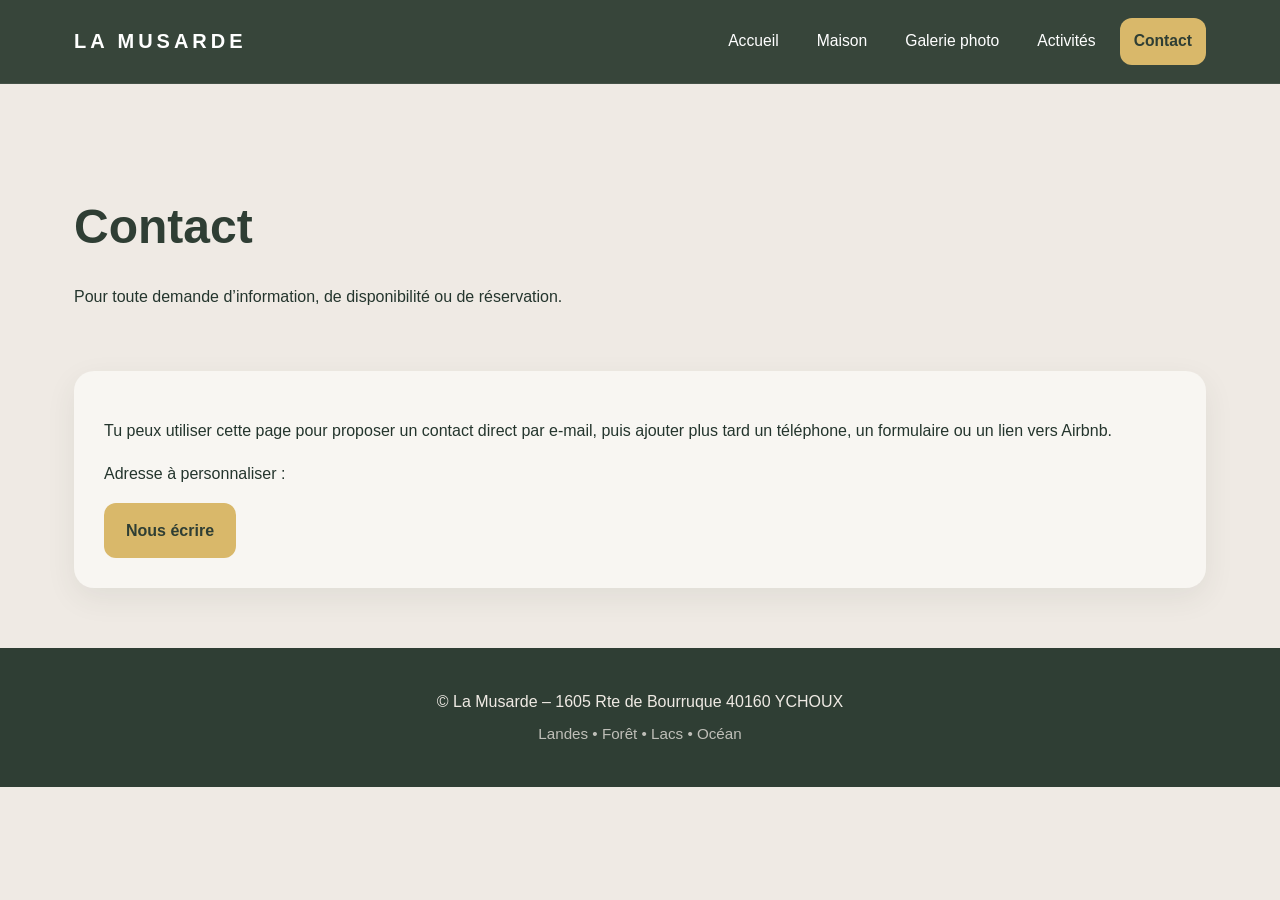
<file: contact.html>
<!DOCTYPE html>
<html lang="fr">
<head>
  <meta charset="UTF-8" />
  <meta name="viewport" content="width=device-width, initial-scale=1.0" />
  <title>Contact | MUSARDE</title>
  <link rel="stylesheet" href="style.css" />
</head>
<body>

  <div class="topbar">
    <div class="topbar-inner">
      <a href="index.html" class="logo">LA MUSARDE</a>
    <nav>
      <a href="index.html">Accueil</a>
      <a href="maison.html">Maison</a>
      <a href="galerie.html">Galerie photo</a>
      <a href="activites.html">Activités</a>
      <a href="contact.html" class="active">Contact</a>
    </nav>
    </div>
  </div>

  <main>
    <div class="page-header">
      <h1>Contact</h1>
      <p>
        Pour toute demande d’information, de disponibilité ou de réservation.
      </p>
    </div>

    <div class="box">
      <p>
        Tu peux utiliser cette page pour proposer un contact direct par e-mail,
        puis ajouter plus tard un téléphone, un formulaire ou un lien vers Airbnb.
      </p>

      <p>
        Adresse à personnaliser :
      </p>

      <a class="button button-primary" href="mailto:votreemail@example.com">Nous écrire</a>
    </div>
  </main>

  <footer>
    <div class="footer-inner">
      <p>© La Musarde – 1605 Rte de Bourruque 40160 YCHOUX</p>
      <p class="footer-signature">Landes • Forêt • Lacs • Océan</p>
    </div>
  </footer>

</body>
</html>
</file>
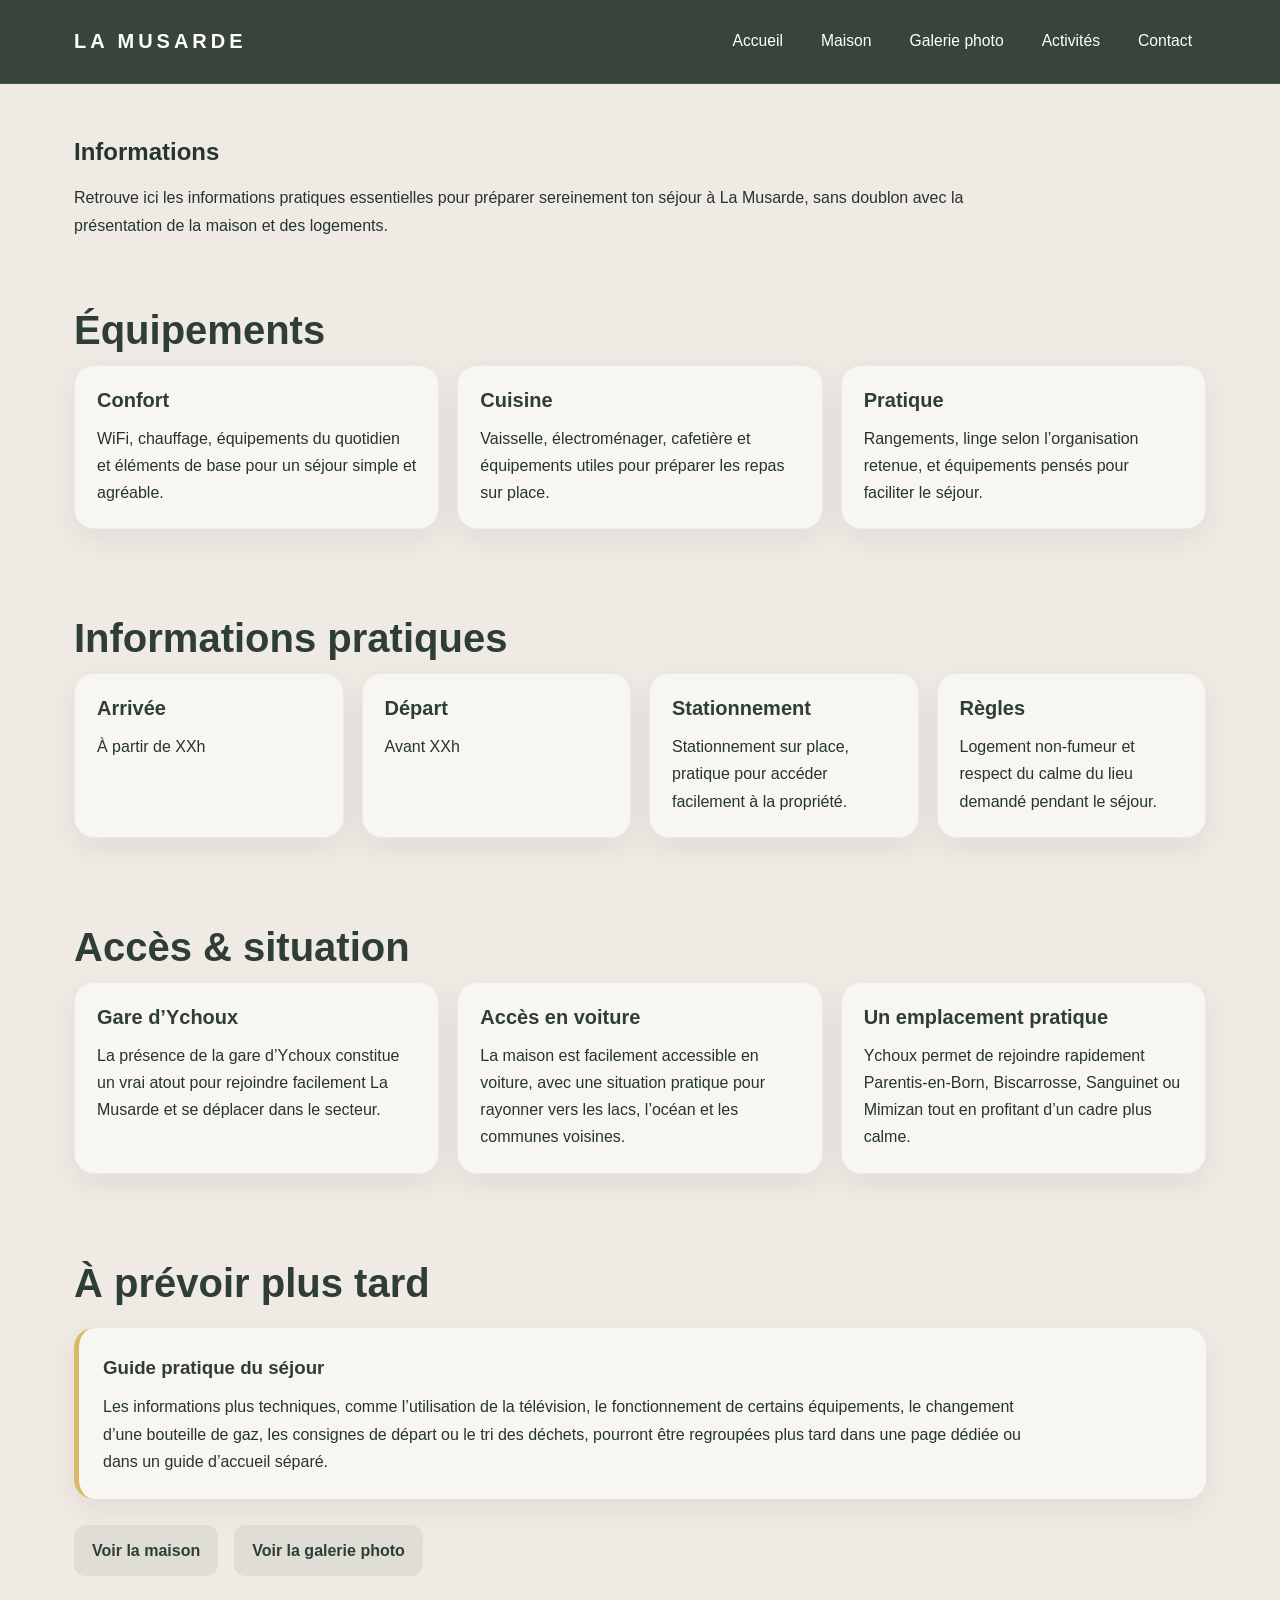
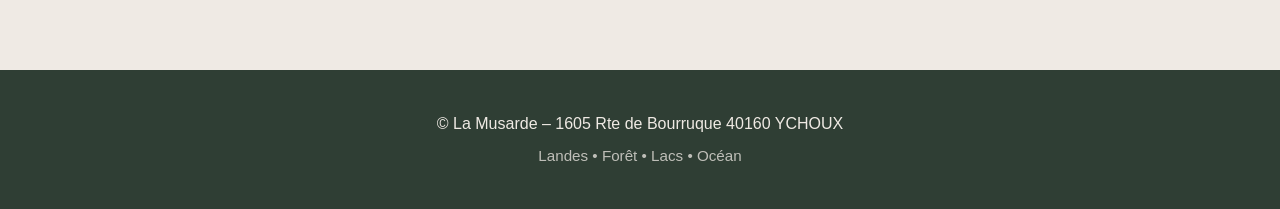
<file: informations.html>
<!DOCTYPE html>
<html lang="fr">
<head>
  <meta charset="UTF-8" />
  <meta name="viewport" content="width=device-width, initial-scale=1.0" />
  <title>Informations | La Musarde</title>
  <link rel="stylesheet" href="style.css" />

  <style>
    .info-hero {
      padding: 28px 0 16px 0;
    }

    .info-hero h1 {
      margin-bottom: 12px;
    }

    .info-intro {
      max-width: 900px;
      margin: 0;
    }

    .info-section {
      margin-top: 18px;
    }

    .info-section h2 {
      margin-bottom: 12px;
    }

    .info-section > p {
      max-width: 900px;
      margin-top: 0;
      margin-bottom: 18px;
    }

    .info-grid {
      display: grid;
      grid-template-columns: repeat(auto-fit, minmax(240px, 1fr));
      gap: 18px;
    }

    .info-card {
      background: var(--blanc-casse);
      border-radius: 20px;
      padding: 22px;
      box-shadow: var(--ombre-legere);
      border: 1px solid rgba(47, 62, 52, 0.06);
    }

    .info-card h3 {
      margin-top: 0;
      margin-bottom: 12px;
      color: var(--vert-pin);
      font-size: 1.25rem;
      line-height: 1.25;
    }

    .info-card p {
      margin: 0;
    }

    .info-list {
      margin: 0;
      padding-left: 18px;
    }

    .info-list li {
      margin-bottom: 8px;
    }

    .note-box {
      margin-top: 22px;
      background: var(--blanc-casse);
      border-radius: 20px;
      padding: 24px;
      border-left: 5px solid var(--soleil);
      box-shadow: var(--ombre-legere);
    }

    .note-box h3 {
      margin-top: 0;
      margin-bottom: 10px;
      color: var(--vert-pin);
    }

    .note-box p {
      margin: 0;
      max-width: 920px;
    }

    .cta-row {
      display: flex;
      flex-wrap: wrap;
      gap: 16px;
      margin-top: 26px;
    }

    .cta-link {
      display: inline-block;
      padding: 12px 18px;
      border-radius: 12px;
      background: rgba(47, 62, 52, 0.08);
      color: var(--vert-pin);
      font-weight: 600;
      transition: 0.25s ease;
    }

    .cta-link:hover {
      background: var(--soleil);
      color: var(--vert-pin);
      transform: translateY(-1px);
    }

    @media (max-width: 640px) {
      .info-hero {
        padding-top: 22px;
      }

      .info-card {
        padding: 20px;
      }

      .note-box {
        padding: 20px;
      }

      .cta-row {
        flex-direction: column;
      }

      .cta-link {
        text-align: center;
      }
    }
  </style>
</head>

<body>

  <div class="topbar">
    <div class="topbar-inner">
      <a href="index.html" class="logo">LA MUSARDE</a>
      <nav>
        <a href="index.html">Accueil</a>
        <a href="maison.html">Maison</a>
        <a href="galerie.html">Galerie photo</a>
        <a href="activites.html">Activités</a>
        <a href="contact.html">Contact</a>
      </nav>
    </div>
  </div>

  <main>

    <section class="info-hero">
      <h1>Informations</h1>
      <p class="info-intro">
        Retrouve ici les informations pratiques essentielles pour préparer sereinement ton séjour à La Musarde, sans doublon avec la présentation de la maison et des logements.
      </p>
    </section>

    <section class="info-section">
      <h2>Équipements</h2>

      <div class="info-grid">
        <div class="info-card">
          <h3>Confort</h3>
          <p>
            WiFi, chauffage, équipements du quotidien et éléments de base pour un séjour simple et agréable.
          </p>
        </div>

        <div class="info-card">
          <h3>Cuisine</h3>
          <p>
            Vaisselle, électroménager, cafetière et équipements utiles pour préparer les repas sur place.
          </p>
        </div>

        <div class="info-card">
          <h3>Pratique</h3>
          <p>
            Rangements, linge selon l’organisation retenue, et équipements pensés pour faciliter le séjour.
          </p>
        </div>
      </div>
    </section>

    <section class="info-section">
      <h2>Informations pratiques</h2>

      <div class="info-grid">
        <div class="info-card">
          <h3>Arrivée</h3>
          <p>À partir de XXh</p>
        </div>

        <div class="info-card">
          <h3>Départ</h3>
          <p>Avant XXh</p>
        </div>

        <div class="info-card">
          <h3>Stationnement</h3>
          <p>Stationnement sur place, pratique pour accéder facilement à la propriété.</p>
        </div>

        <div class="info-card">
          <h3>Règles</h3>
          <p>Logement non-fumeur et respect du calme du lieu demandé pendant le séjour.</p>
        </div>
      </div>
    </section>

    <section class="info-section">
      <h2>Accès & situation</h2>

      <div class="info-grid">
        <div class="info-card">
          <h3>Gare d’Ychoux</h3>
          <p>
            La présence de la gare d’Ychoux constitue un vrai atout pour rejoindre facilement La Musarde et se déplacer dans le secteur.
          </p>
        </div>

        <div class="info-card">
          <h3>Accès en voiture</h3>
          <p>
            La maison est facilement accessible en voiture, avec une situation pratique pour rayonner vers les lacs, l’océan et les communes voisines.
          </p>
        </div>

        <div class="info-card">
          <h3>Un emplacement pratique</h3>
          <p>
            Ychoux permet de rejoindre rapidement Parentis-en-Born, Biscarrosse, Sanguinet ou Mimizan tout en profitant d’un cadre plus calme.
          </p>
        </div>
      </div>
    </section>

    <section class="info-section">
      <h2>À prévoir plus tard</h2>

      <div class="note-box">
        <h3>Guide pratique du séjour</h3>
        <p>
          Les informations plus techniques, comme l’utilisation de la télévision, le fonctionnement de certains équipements, le changement d’une bouteille de gaz, les consignes de départ ou le tri des déchets, pourront être regroupées plus tard dans une page dédiée ou dans un guide d’accueil séparé.
        </p>
      </div>

      <div class="cta-row">
        <a href="maison.html" class="cta-link">Voir la maison</a>
        <a href="galerie.html" class="cta-link">Voir la galerie photo</a>
      </div>
    </section>

  </main>

  <footer>
    <div class="footer-inner">
      <p>© La Musarde – 1605 Rte de Bourruque 40160 YCHOUX</p>
      <p class="footer-signature">Landes • Forêt • Lacs • Océan</p>
    </div>
  </footer>

</body>
</html>
</file>
<file: style.css>
:root {
  --vert-pin: #2F3E34;
  --sable: #EFEAE4;
  --bleu-grise: #7A9096;
  --soleil: #D9B86A;
  --blanc-casse: #F8F6F2;
  --texte: #24352d;
  --ombre-legere: 0 10px 30px rgba(47, 62, 52, 0.08);
  --rayon: 18px;
  --largeur-max: 1180px;
}

* {
  box-sizing: border-box;
}

html {
  scroll-behavior: smooth;
}

body {
  margin: 0;
  font-family: Arial, sans-serif;
  background: var(--sable);
  color: var(--texte);
  line-height: 1.7;
}

a {
  text-decoration: none;
}

.topbar {
  background: rgba(47, 62, 52, 0.96);
  backdrop-filter: blur(4px);
  position: sticky;
  top: 0;
  z-index: 1000;
  border-bottom: 1px solid rgba(239, 234, 228, 0.08);
}

.topbar-inner {
  max-width: var(--largeur-max);
  margin: auto;
  padding: 18px 24px;
  display: flex;
  justify-content: space-between;
  align-items: center;
  gap: 24px;
  flex-wrap: wrap;
}

.logo {
  font-size: 1.25rem;
  font-weight: 700;
  letter-spacing: 4px;
  color: white;
}

nav {
  display: flex;
  gap: 10px;
  flex-wrap: wrap;
}

nav a {
  color: white;
  padding: 10px 14px;
  border-radius: 12px;
  transition: 0.25s ease;
  font-size: 0.98rem;
}

nav a:hover {
  background: rgba(217, 184, 106, 0.18);
  color: white;
}

nav a.active {
  background: var(--soleil);
  color: var(--vert-pin);
  font-weight: 600;
}

.hero {
  min-height: 75vh;
  display: flex;
  align-items: center;
  background:
    linear-gradient(rgba(47, 62, 52, 0.55), rgba(47, 62, 52, 0.45)),
    url("images/photos/Ext/lamusarde-ext1.jpg");
  background-size: cover;
  background-position: center;
  background-repeat: no-repeat;
  color: white;
}

.hero-inner {
  max-width: var(--largeur-max);
  margin: auto;
  padding: 80px 24px;
  width: 100%;
}

.hero-content {
  max-width: 760px;
}

.hero-kicker {
  display: inline-block;
  font-size: 0.9rem;
  letter-spacing: 2px;
  text-transform: uppercase;
  color: #f1e7c8;
  margin-bottom: 20px;
}

.hero h1 {
  font-size: 4rem;
  line-height: 1.05;
  margin: 0 0 22px 0;
  letter-spacing: 5px;
}

.hero p {
  font-size: 1.2rem;
  max-width: 700px;
  margin: 0 0 30px 0;
  color: #f6f3ec;
}

.hero-actions {
  display: flex;
  gap: 14px;
  flex-wrap: wrap;
}

.button {
  display: inline-block;
  padding: 14px 22px;
  border-radius: 12px;
  transition: 0.25s ease;
  font-weight: 600;
}

.button-primary {
  background: var(--soleil);
  color: var(--vert-pin);
}

.button-primary:hover {
  transform: translateY(-1px);
  box-shadow: 0 8px 20px rgba(0,0,0,0.10);
}

.button-secondary {
  background: rgba(255,255,255,0.10);
  color: white;
  border: 1px solid rgba(255,255,255,0.22);
}

.button-secondary:hover {
  background: rgba(255,255,255,0.16);
}

main {
  max-width: var(--largeur-max);
  margin: auto;
  padding: 0 24px;
}

section {
  padding: 34px 0;
}

.section-soft {
  background: rgba(255,255,255,0.22);
  border-radius: 28px;
  padding: 34px;
}

h2 {
  font-size: 2.5rem;
  line-height: 1.15;
  margin: 0 0 20px 0;
  color: var(--vert-pin);
}

.intro {
  max-width: 850px;
  font-size: 1.08rem;
}

.card-grid {
  display: grid;
  grid-template-columns: repeat(auto-fit, minmax(260px, 1fr));
  gap: 26px;
  margin-top: 34px;
}

.card {
  background: var(--blanc-casse);
  border-radius: var(--rayon);
  padding: 28px;
  box-shadow: var(--ombre-legere);
  border: 1px solid rgba(47, 62, 52, 0.06);
}

.card h3 {
  margin-top: 0;
  margin-bottom: 14px;
  color: var(--vert-pin);
  font-size: 1.7rem;
}

.card p {
  margin-bottom: 0;
}

.cta-box {
  background: var(--blanc-casse);
  border-radius: 22px;
  padding: 34px;
  box-shadow: var(--ombre-legere);
  border-left: 6px solid var(--soleil);
}

.cta-box p {
  margin-top: 0;
  max-width: 850px;
}

.page-header {
  padding: 70px 0 20px 0;
}

.page-header h1 {
  font-size: 3rem;
  color: var(--vert-pin);
  margin-bottom: 12px;
}

.box {
  background: var(--blanc-casse);
  border-radius: 20px;
  padding: 30px;
  box-shadow: var(--ombre-legere);
  margin-top: 24px;
}

footer {
  margin-top: 60px;
  background: var(--vert-pin);
  color: var(--sable);
}

.footer-inner {
  max-width: var(--largeur-max);
  margin: auto;
  padding: 34px 24px;
  text-align: center;
}

.footer-inner p {
  margin: 6px 0;
}

.footer-signature {
  color: rgba(239, 234, 228, 0.75);
  font-size: 0.95rem;
}

@media (max-width: 900px) {
  .hero {
    min-height: 62vh;
  }

  .hero h1 {
    font-size: 3rem;
  }

  h2 {
    font-size: 2rem;
  }

  .page-header h1 {
    font-size: 2.3rem;
  }
}

@media (max-width: 640px) {
  .topbar-inner {
    padding: 12px 16px;
    gap: 10px;
    align-items: flex-start;
  }

  .logo {
    font-size: 1rem;
    letter-spacing: 2px;
  }

  nav {
    width: 100%;
    gap: 6px;
  }

  nav a {
    padding: 7px 10px;
    font-size: 0.9rem;
    border-radius: 10px;
  }

  .hero-inner {
    padding: 64px 24px;
  }

  .hero h1 {
    font-size: 2.4rem;
    letter-spacing: 3px;
  }

  .hero p {
    font-size: 1.05rem;
  }

  section {
    padding: 42px 0;
  }

  .section-soft,
  .cta-box,
  .box {
    padding: 22px;
  }
}
.map-button {
  display: inline-block;
  margin-top: 10px;
  padding: 12px 16px;
  border-radius: 10px;
  background: rgba(47, 62, 52, 0.08);
  color: var(--vert-pin);
  font-weight: 600;
  font-size: 0.95rem;
  transition: 0.25s ease;
  text-align: center;
}

.map-button:hover {
  background: var(--soleil);
  color: var(--vert-pin);
  transform: translateY(-2px);
  box-shadow: 0 6px 18px rgba(0,0,0,0.12);
}
</file>
